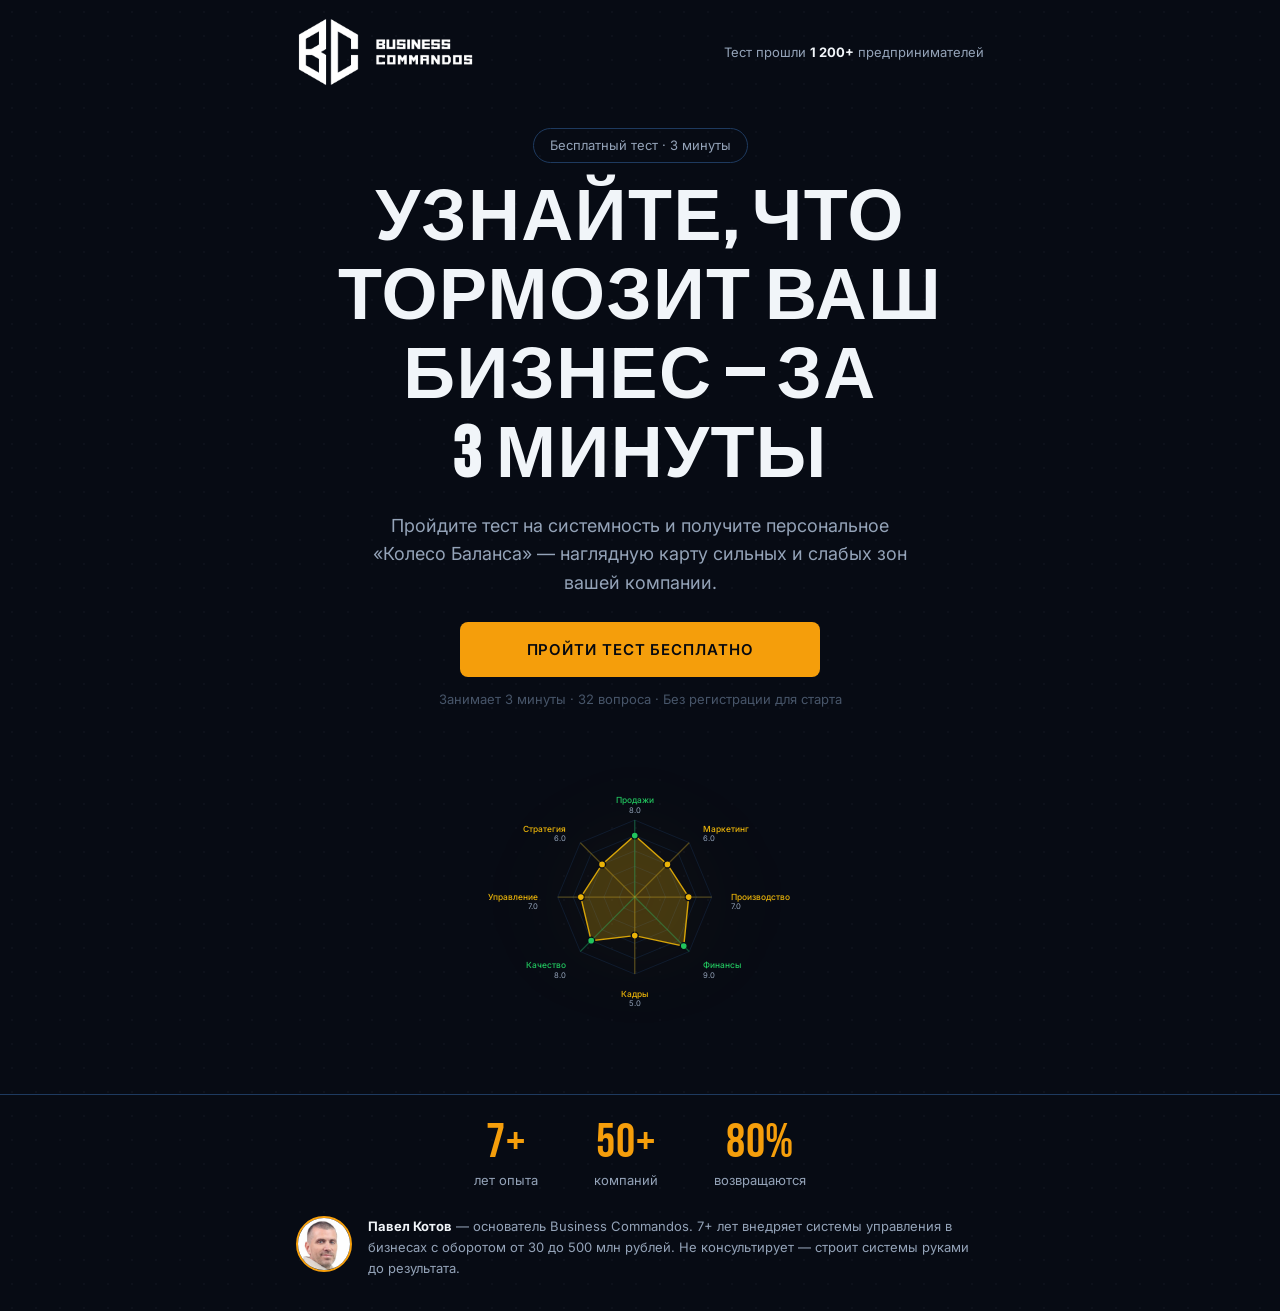
<file: src/index.html>
<!DOCTYPE html>
<html lang="ru">
<head>
  <meta charset="UTF-8">
  <meta name="viewport" content="width=device-width, initial-scale=1.0">
  <title>Тест на системность бизнеса — Колесо Баланса | Business Commandos</title>
  <meta name="description" content="Пройдите бесплатный тест из 32 вопросов и получите персональное Колесо Баланса Бизнеса. Узнайте, что тормозит рост вашей компании. Занимает 3 минуты.">
  <meta property="og:title" content="Узнайте, что тормозит ваш бизнес — за 3 минуты">
  <meta property="og:description" content="Бесплатный тест на системность для собственников бизнеса. 32 вопроса, 8 зон, персональный отчёт. Более 1200 предпринимателей уже прошли.">
  <meta property="og:type" content="website">
  <meta property="og:url" content="https://audit.businesscommandos.ru/">
  <meta property="og:image" content="https://audit.businesscommandos.ru/images/logos/logo-horizontal-white.png">
  <meta name="robots" content="index, follow">
  <meta name="twitter:card" content="summary_large_image">
  <meta name="twitter:title" content="Узнайте, что тормозит ваш бизнес — за 3 минуты">
  <meta name="twitter:description" content="Бесплатный тест на системность для собственников бизнеса. 32 вопроса, 8 зон, персональный отчёт.">
  <meta name="twitter:image" content="https://audit.businesscommandos.ru/images/logos/logo-horizontal-white.png">
  <link rel="canonical" href="https://audit.businesscommandos.ru/">
  <link rel="icon" href="images/favicon.svg" type="image/svg+xml">
  <link rel="preconnect" href="https://fonts.googleapis.com">
  <link rel="preconnect" href="https://fonts.gstatic.com" crossorigin>
  <link href="https://fonts.googleapis.com/css2?family=Bebas+Neue&family=Inter:wght@400;500;600&display=swap" rel="stylesheet">
  <link rel="stylesheet" href="css/style.css?v=12">
  <script type="application/ld+json">
  {
    "@context": "https://schema.org",
    "@type": "Quiz",
    "name": "Тест на системность бизнеса — Колесо Баланса",
    "description": "Бесплатный тест из 32 вопросов для собственников бизнеса. Получите персональное Колесо Баланса и узнайте слабые зоны вашей компании.",
    "url": "https://audit.businesscommandos.ru/",
    "author": {
      "@type": "Organization",
      "name": "Business Commandos",
      "url": "https://businesscommandos.ru/"
    },
    "inLanguage": "ru",
    "isAccessibleForFree": true,
    "educationalLevel": "Профессиональный"
  }
  </script>
</head>
<body>
  <a href="#main" class="skip-link">Перейти к содержимому</a>

  <!-- ===================== SCREEN 1: LANDING ===================== -->
  <section id="screen-landing" class="screen screen--active" aria-label="Главная страница теста">
    <header class="landing-header">
      <div class="container landing-header__inner">
        <div class="site-logo" role="img" aria-label="Business Commandos"></div>
        <span class="landing-header__counter">Тест прошли <strong>1 200+</strong> предпринимателей</span>
      </div>
    </header>

    <main id="main" class="landing-hero">
      <div class="container landing-hero__inner">
        <span class="badge">Бесплатный тест &middot; 3 минуты</span>
        <h1 class="landing-hero__title">Узнайте, что тормозит ваш бизнес — за <span style="white-space:nowrap">3 минуты</span></h1>
        <p class="landing-hero__subtitle">Пройдите тест на системность и получите персональное &laquo;Колесо Баланса&raquo; — наглядную карту сильных и слабых зон вашей компании.</p>
        <button type="button" class="btn btn--primary btn--lg" id="btn-start-test">Пройти тест бесплатно</button>
        <p class="landing-hero__note">Занимает 3 минуты &middot; 32 вопроса &middot; Без регистрации для старта</p>

        <div class="landing-hero__wheel" aria-hidden="true">
          <svg id="demo-wheel" viewBox="-60 -60 520 520" width="320" height="320" role="img" aria-label="Пример колеса баланса бизнеса"></svg>
        </div>
      </div>
    </main>

    <footer class="landing-trust">
      <div class="container">
        <div class="trust-stats">
          <div class="trust-stat">
            <span class="trust-stat__number">7+</span>
            <span class="trust-stat__label">лет опыта</span>
          </div>
          <div class="trust-stat">
            <span class="trust-stat__number">50+</span>
            <span class="trust-stat__label">компаний</span>
          </div>
          <div class="trust-stat">
            <span class="trust-stat__number">80%</span>
            <span class="trust-stat__label">возвращаются</span>
          </div>
        </div>
        <div class="trust-author">
          <div class="trust-author__photo"><img src="images/pavel-kotov.jpg" alt="Павел Котов" width="56" height="56" loading="lazy"></div>
          <p class="trust-author__text">
            <strong>Павел Котов</strong> — основатель Business Commandos. 7+ лет внедряет системы управления в бизнесах с оборотом от 30 до 500 млн рублей. Не консультирует — строит системы руками до результата.
          </p>
        </div>
      </div>
    </footer>
  </section>

  <!-- ===================== SCREEN 2: QUIZ ===================== -->
  <section id="screen-quiz" class="screen" aria-label="Тест на системность бизнеса" hidden>
    <div class="quiz-progress" role="progressbar" aria-valuenow="1" aria-valuemin="1" aria-valuemax="8">
      <div class="container">
        <div class="quiz-progress__info">
          <span class="quiz-progress__sector" id="progress-sector-label">Сектор 1 из 8 — Стратегия</span>
        </div>
        <div class="quiz-progress__track">
          <div class="quiz-progress__fill" id="progress-fill" style="width: 12.5%"></div>
        </div>
      </div>
    </div>

    <div class="container quiz-body" id="quiz-body">
      <!-- Quiz content injected by JS -->
    </div>

    <div class="container quiz-nav">
      <button type="button" class="btn btn--secondary" id="btn-quiz-back" aria-label="Вернуться к предыдущему сектору" hidden>
        <span aria-hidden="true">&larr;</span> Назад
      </button>
      <button type="button" class="btn btn--primary" id="btn-quiz-next" aria-label="Перейти к следующему сектору" disabled>
        Далее <span aria-hidden="true">&rarr;</span>
      </button>
    </div>
  </section>

  <!-- ===================== SCREEN 2.5: BUSINESS TYPE CHOICE ===================== -->
  <section id="screen-choice" class="screen" aria-label="Выбор типа бизнеса" hidden>
    <div class="container choice-body">
      <h2 class="choice__title">Уточните тип вашего бизнеса</h2>
      <p class="choice__subtitle">Следующий блок подстроится под вашу специфику.</p>
      <div class="choice__buttons">
        <button type="button" class="btn btn--choice" data-type="goods">
          <svg viewBox="0 0 24 24" width="32" height="32" fill="none" stroke="currentColor" stroke-width="1.5" stroke-linecap="round" stroke-linejoin="round" aria-hidden="true"><path d="M21 16V8a2 2 0 0 0-1-1.73l-7-4a2 2 0 0 0-2 0l-7 4A2 2 0 0 0 3 8v8a2 2 0 0 0 1 1.73l7 4a2 2 0 0 0 2 0l7-4A2 2 0 0 0 21 16z"/><polyline points="3.27 6.96 12 12.01 20.73 6.96"/><line x1="12" y1="22.08" x2="12" y2="12"/></svg>
          Мы производим товары
        </button>
        <button type="button" class="btn btn--choice" data-type="services">
          <svg viewBox="0 0 24 24" width="32" height="32" fill="none" stroke="currentColor" stroke-width="1.5" stroke-linecap="round" stroke-linejoin="round" aria-hidden="true"><polygon points="12 2 15.09 8.26 22 9.27 17 14.14 18.18 21.02 12 17.77 5.82 21.02 7 14.14 2 9.27 8.91 8.26 12 2"/></svg>
          Мы оказываем услуги
        </button>
      </div>
      <p class="choice__note">Выберите то, что точнее описывает ваш основной вид деятельности.</p>
    </div>
  </section>

  <!-- ===================== SCREEN 2.7: MICRO FEEDBACK ===================== -->
  <section id="screen-feedback" class="screen" aria-label="Переход к следующему сектору" hidden>
    <div class="container feedback-body">
      <div class="feedback__icon" aria-hidden="true">
        <svg viewBox="0 0 24 24" width="48" height="48" fill="none" stroke="currentColor" stroke-width="1.5" stroke-linecap="round" stroke-linejoin="round"><path d="M22 11.08V12a10 10 0 1 1-5.93-9.14"/><polyline points="22 4 12 14.01 9 11.01"/></svg>
      </div>
      <p class="feedback__text" id="feedback-text"></p>
    </div>
  </section>

  <!-- ===================== SCREEN 3: CONTACT FORM ===================== -->
  <section id="screen-contact" class="screen" aria-label="Форма контактов" hidden>
    <div class="contact-bg" aria-hidden="true">
      <svg id="blurred-wheel" viewBox="0 0 400 400" width="360" height="360"></svg>
    </div>
    <div class="contact-overlay"></div>
    <div class="container contact-body">
      <h2 class="contact__title">Ваше Колесо Баланса готово</h2>
      <p class="contact__subtitle">Введите контакты — и мы покажем полный результат с расшифровкой слабых зон и рекомендациями.</p>

      <form id="contact-form" class="contact-form" novalidate>
        <div class="form-group">
          <label for="field-name" class="form-label">Ваше имя</label>
          <input type="text" id="field-name" class="form-input" placeholder="Александр" autocomplete="given-name" required>
          <span class="form-error" id="error-name" role="alert"></span>
        </div>

        <div class="form-group">
          <label for="field-phone" class="form-label">Номер телефона</label>
          <input type="tel" id="field-phone" class="form-input" placeholder="+7 (___) ___-__-__" autocomplete="tel" required>
          <span class="form-hint">Для связи по результатам</span>
          <span class="form-error" id="error-phone" role="alert"></span>
        </div>

        <div class="form-group">
          <label for="field-email" class="form-label">Электронная почта</label>
          <input type="email" id="field-email" class="form-input" placeholder="example@mail.ru" autocomplete="email" required>
          <span class="form-error" id="error-email" role="alert"></span>
        </div>

        <button type="submit" class="btn btn--primary btn--lg btn--full" id="btn-submit-contact">
          Показать мой результат
        </button>
        <p class="contact__privacy">Мы не спамим. Вы получите только результаты теста и одно письмо с разбором вашей ситуации.</p>
      </form>

    </div>
  </section>

  <!-- ===================== SCREEN 4: RESULTS ===================== -->
  <section id="screen-results" class="screen" aria-label="Результаты теста" hidden>
    <div class="container results-body">

      <!-- Score block -->
      <div class="results-score">
        <p class="results-score__label">Ваш индекс системности</p>
        <div class="results-score__value">
          <span class="results-score__number" id="result-score">0</span>
          <span class="results-score__max">из 80</span>
        </div>
        <div class="results-score__percent" id="result-percent">0%</div>
      </div>

      <!-- Status block -->
      <div class="results-status" id="results-status">
        <h2 class="results-status__title" id="status-title"></h2>
        <p class="results-status__desc" id="status-desc"></p>
      </div>

      <!-- Radar chart -->
      <div class="results-chart">
        <svg id="result-wheel" viewBox="0 0 500 500" width="100%" role="img" aria-label="Колесо Баланса Бизнеса — ваш результат"></svg>
        <p class="results-chart__caption">Чем ровнее колесо — тем быстрее едет бизнес. Ваши провалы тормозят всю систему.</p>
      </div>

      <!-- Weak sectors -->
      <div class="results-weak" id="results-weak">
        <h3 class="results-weak__heading">Ваши зоны роста</h3>
        <!-- Injected by JS -->
      </div>

      <!-- CTA Diagnostic -->
      <div class="results-cta">
        <h3 class="results-cta__title">Хотите разобрать слабые зоны с Павлом лично?</h3>
        <p class="results-cta__desc">Запишитесь на бесплатную диагностическую сессию — 30 минут в Zoom. Павел Котов лично разберёт ваши результаты и покажет, с чего начать внедрение системы.</p>

        <div class="diagnostic-form__divider"><span>оставьте заявку</span></div>

        <div class="diagnostic-form" id="diagnostic-form">
          <div class="form-group">
            <label class="form-label" for="diag-phone">Ваш телефон</label>
            <input type="tel" id="diag-phone" class="form-input" placeholder="+7 (___) ___-__-__">
            <span class="form-hint">Проверьте номер — мы позвоним или напишем сюда</span>
          </div>

          <div class="diagnostic-form__methods-wrap">
            <div class="diagnostic-form__method-label">Как удобнее связаться? <span class="diagnostic-form__optional">(необязательно)</span></div>
            <div class="diagnostic-form__methods">
              <button type="button" class="btn--method" data-method="telegram">
                <svg viewBox="0 0 24 24" width="18" height="18" fill="currentColor" aria-hidden="true"><path d="M11.944 0A12 12 0 0 0 0 12a12 12 0 0 0 12 12 12 12 0 0 0 12-12A12 12 0 0 0 12 0h-.056zm4.962 7.224c.1-.002.321.023.465.14a.506.506 0 0 1 .171.325c.016.093.036.306.02.472-.18 1.898-.962 6.502-1.36 8.627-.168.9-.499 1.201-.82 1.23-.696.065-1.225-.46-1.9-.902-1.056-.693-1.653-1.124-2.678-1.8-1.185-.78-.417-1.21.258-1.91.177-.184 3.247-2.977 3.307-3.23.007-.032.014-.15-.056-.212s-.174-.041-.249-.024c-.106.024-1.793 1.14-5.061 3.345-.479.33-.913.49-1.302.48-.428-.008-1.252-.241-1.865-.44-.752-.245-1.349-.374-1.297-.789.027-.216.325-.437.893-.663 3.498-1.524 5.83-2.529 6.998-3.014 3.332-1.386 4.025-1.627 4.476-1.635z"/></svg>
                TG
              </button>
              <button type="button" class="btn--method" data-method="whatsapp">
                <svg viewBox="0 0 24 24" width="18" height="18" fill="currentColor" aria-hidden="true"><path d="M17.472 14.382c-.297-.149-1.758-.867-2.03-.967-.273-.099-.471-.148-.67.15-.197.297-.767.966-.94 1.164-.173.199-.347.223-.644.075-.297-.15-1.255-.463-2.39-1.475-.883-.788-1.48-1.761-1.653-2.059-.173-.297-.018-.458.13-.606.134-.133.298-.347.446-.52.149-.174.198-.298.298-.497.099-.198.05-.371-.025-.52-.075-.149-.669-1.612-.916-2.207-.242-.579-.487-.5-.669-.51-.173-.008-.371-.01-.57-.01-.198 0-.52.074-.792.372-.272.297-1.04 1.016-1.04 2.479 0 1.462 1.065 2.875 1.213 3.074.149.198 2.096 3.2 5.077 4.487.709.306 1.262.489 1.694.625.712.227 1.36.195 1.871.118.571-.085 1.758-.719 2.006-1.413.248-.694.248-1.289.173-1.413-.074-.124-.272-.198-.57-.347m-5.421 7.403h-.004a9.87 9.87 0 0 1-5.031-1.378l-.361-.214-3.741.982.998-3.648-.235-.374a9.86 9.86 0 0 1-1.51-5.26c.001-5.45 4.436-9.884 9.888-9.884 2.64 0 5.122 1.03 6.988 2.898a9.825 9.825 0 0 1 2.893 6.994c-.003 5.45-4.437 9.884-9.885 9.884m8.413-18.297A11.815 11.815 0 0 0 12.05 0C5.495 0 .16 5.335.157 11.892c0 2.096.547 4.142 1.588 5.945L.057 24l6.305-1.654a11.882 11.882 0 0 0 5.683 1.448h.005c6.554 0 11.89-5.335 11.893-11.893a11.821 11.821 0 0 0-3.48-8.413z"/></svg>
                WA
              </button>
              <button type="button" class="btn--method" data-method="phone">
                <svg viewBox="0 0 24 24" width="18" height="18" fill="none" stroke="currentColor" stroke-width="1.5" stroke-linecap="round" stroke-linejoin="round" aria-hidden="true"><path d="M22 16.92v3a2 2 0 0 1-2.18 2 19.79 19.79 0 0 1-8.63-3.07 19.5 19.5 0 0 1-6-6 19.79 19.79 0 0 1-3.07-8.67A2 2 0 0 1 4.11 2h3a2 2 0 0 1 2 1.72 12.84 12.84 0 0 0 .7 2.81 2 2 0 0 1-.45 2.11L8.09 9.91a16 16 0 0 0 6 6l1.27-1.27a2 2 0 0 1 2.11-.45 12.84 12.84 0 0 0 2.81.7A2 2 0 0 1 22 16.92z"/></svg>
                Звонок
              </button>
            </div>
          </div>

          <button type="button" class="btn btn--accent btn--lg btn--full" id="btn-diagnostic">Записаться на бесплатный разбор</button>
        </div>

        <div class="diagnostic-form__success" id="diagnostic-success" hidden>
          <div class="diagnostic-form__success-icon" aria-hidden="true">
            <svg viewBox="0 0 24 24" width="48" height="48" fill="none" stroke="currentColor" stroke-width="2" stroke-linecap="round" stroke-linejoin="round"><path d="M22 11.08V12a10 10 0 1 1-5.93-9.14"/><polyline points="22 4 12 14.01 9 11.01"/></svg>
          </div>
          <p class="diagnostic-form__success-text">Заявка отправлена!</p>
          <p class="diagnostic-form__success-sub">Мой ассистент свяжется с вами в ближайшее время и организует встречу.</p>
        </div>

        <p class="results-cta__note">Без продаж &laquo;в лоб&raquo;. Вы получите конкретные рекомендации — даже если не станете клиентом.</p>
      </div>

      <!-- Trust block -->
      <div class="results-trust">
        <div class="results-trust__author">
          <div class="trust-author__photo"><img src="images/pavel-kotov.jpg" alt="Павел Котов" width="56" height="56" loading="lazy"></div>
          <div>
            <strong>Павел Котов</strong>
            <p>Основатель Business Commandos, 7 лет строит системы управления в бизнесах с оборотом от 30 до 500 млн рублей. Среди клиентов — агентства, производства, сети, девелоперы. 80% клиентов возвращаются.</p>
          </div>
        </div>

        <div class="results-trust__reviews">
          <div class="review-card">
            <p class="review-card__text">&laquo;За 6 месяцев утроили прибыль и открыли 6 филиалов &mdash; и это без моего ручного участия в каждом. Раньше я был единственным двигателем, теперь бизнес работает сам.&raquo;</p>
            <p class="review-card__author">Максим, сеть комиссионных магазинов</p>
          </div>
          <div class="review-card">
            <p class="review-card__text">&laquo;Выручка выросла на 92% &mdash; и это не магия, а система. Выполнение задач командой подскочило с 30% до 90%, а текучка упала. Открыли второй офис.&raquo;</p>
            <p class="review-card__author">Роман, собственник агентства недвижимости</p>
          </div>
          <div class="review-card">
            <p class="review-card__text">&laquo;Адаптация новых сотрудников сократилась с двух месяцев до недели. Я перестал тратить 90% времени на операционку &mdash; наконец занимаюсь стратегией.&raquo;</p>
            <p class="review-card__author">Александр, собственник ювелирного производства, оборот 50 млн</p>
          </div>
        </div>
      </div>

      <!-- Share block -->
      <div class="results-share">
        <h3 class="results-share__title">Поделитесь своими результатами с коллегами</h3>
        <button type="button" class="btn btn--secondary btn--lg" id="btn-share">Поделиться результатом</button>
        <p class="results-share__hint" id="share-hint" hidden>
          Скопировано — вставьте <strong>Ctrl+V</strong> в Telegram или WhatsApp
        </p>
      </div>

      <!-- Secondary CTA -->
      <div class="results-secondary">
        <h3 class="results-secondary__title">Не готовы к созвону прямо сейчас?</h3>
        <p class="results-secondary__text">Скачайте чек-лист &laquo;10 признаков бизнеса на ручном управлении&raquo; — и проверьте, сколько из них про ваш бизнес.</p>
        <button type="button" class="btn btn--secondary btn--full" id="btn-download-checklist">Скачать чек-лист бесплатно</button>
        <p class="results-secondary__note">PDF &middot; Без регистрации</p>
      </div>

    </div>
  </section>

  <!-- PRINT-ONLY CHECKLIST (скрыт на экране, показывается при печати) -->
  <div id="pdf-checklist" aria-hidden="true">
    <div class="pdf-header">
      <span class="pdf-logo-bc">BC</span>
      <span class="pdf-logo-text">BUSINESS COMMANDOS</span>
    </div>
    <h1 class="pdf-title">10 признаков бизнеса<br>на ручном управлении</h1>
    <p class="pdf-subtitle">Проверьте, сколько из этих признаков — про ваш бизнес:</p>
    <hr class="pdf-divider">
    <ol class="pdf-items">
      <li>Без вас ничего не решается — сотрудники ждут указаний по каждому вопросу</li>
      <li>Вы не можете уйти в отпуск больше чем на неделю без потерь</li>
      <li>Нет чётких должностных инструкций — каждый делает «что скажут»</li>
      <li>Финансы непрозрачны — вы не знаете точную чистую прибыль за прошлый месяц</li>
      <li>Планёрки хаотичны или не проводятся — задачи ставятся в мессенджерах</li>
      <li>CRM не заполняется или заполняется для галочки</li>
      <li>Новый сотрудник входит в должность месяц и дольше — учить некому и нечем</li>
      <li>Продажи зависят от одного-двух «звёздных» менеджеров</li>
      <li>Маркетинг — это «давайте запустим рекламу» без плана и аналитики</li>
      <li>Вы работаете В бизнесе, а не НАД бизнесом — 80% времени на оперативку</li>
    </ol>
    <div class="pdf-alert">
      <strong>Если отмечено 5+ пунктов — ваш бизнес на ручном управлении.</strong><br>
      Это не приговор, но потолок роста. И его можно пробить.
    </div>
    <div class="pdf-cta">
      <p class="pdf-cta__title">Узнали себя? Это можно исправить.</p>
      <p class="pdf-cta__text">Запишитесь на бесплатный 30-минутный разбор с Павлом Котовым — разберём слабые зоны и найдём точки роста.</p>
      <a class="pdf-cta__url" href="https://businesscommandos.ru">Записаться на бесплатный разбор →</a>
    </div>
    <div class="pdf-footer">
      <span>businesscommandos.ru</span>
      <span>© Business Commandos</span>
    </div>
  </div>

  <!-- Yandex.Metrika counter -->
  <script>
    (function(m,e,t,r,i,k,a){m[i]=m[i]||function(){(m[i].a=m[i].a||[]).push(arguments)};
    m[i].l=1*new Date();
    for(var j=0;j<document.scripts.length;j++){if(document.scripts[j].src===r){return;}}
    k=e.createElement(t),a=e.getElementsByTagName(t)[0],k.async=1,k.src=r,a.parentNode.insertBefore(k,a)})
    (window,document,"script","https://mc.yandex.ru/metrika/tag.js","ym");

    ym(105930063, "init", {
      clickmap:true,
      trackLinks:true,
      accurateTrackBounce:true
    });
  </script>
  <noscript><div><img src="https://mc.yandex.ru/watch/105930063" style="position:absolute; left:-9999px;" alt="" /></div></noscript>

  <script defer src="js/main.js"></script>
</body>
</html>
</file>
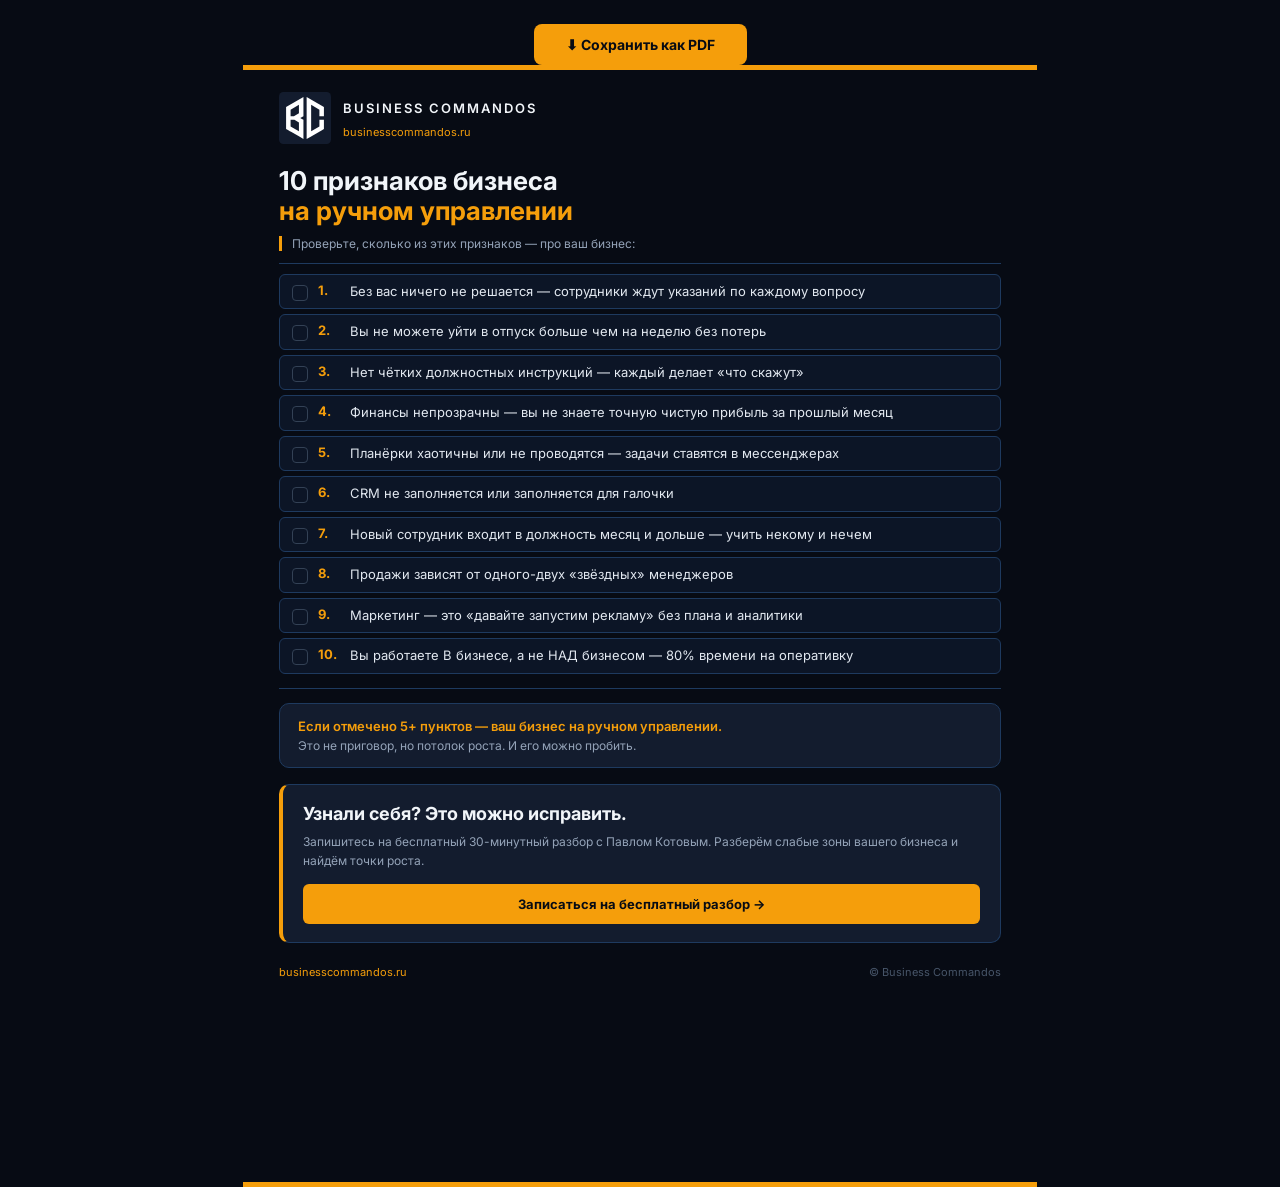
<file: src/checklist.html>
<!DOCTYPE html>
<html lang="ru">
<head>
  <meta charset="UTF-8">
  <meta name="viewport" content="width=device-width, initial-scale=1.0">
  <meta name="robots" content="noindex, nofollow">
  <title>10 признаков бизнеса на ручном управлении — Business Commandos</title>
  <link rel="preconnect" href="https://fonts.googleapis.com">
  <link rel="preconnect" href="https://fonts.gstatic.com" crossorigin>
  <link href="https://fonts.googleapis.com/css2?family=Inter:wght@400;500;600;700&display=swap" rel="stylesheet">
  <style>
    * {
      box-sizing: border-box; margin: 0; padding: 0;
      -webkit-print-color-adjust: exact !important;
      print-color-adjust: exact !important;
    }

    :root {
      --bg:        #070B14;
      --surface:   #131C2E;
      --surface2:  #0C1526;
      --border:    #1E3A5F;
      --gold:      #F59E0B;
      --text:      #F1F5F9;
      --muted:     #94A3B8;
      --dim:       #475569;
    }

    body {
      font-family: 'Inter', Arial, sans-serif;
      background: var(--bg);
      color: var(--text);
      margin: 0;
      padding: 0;
    }

    .page {
      width: 794px;
      min-height: 1122px;
      margin: 0 auto;
      padding: 0;
      position: relative;
      background: var(--bg);
      overflow: hidden;
      display: flex;
      flex-direction: column;
    }

    .stripe { height: 5px; background: var(--gold); flex-shrink: 0; }

    .content { padding: 22px 36px 22px; flex: 1; }

    /* Logo */
    .logo {
      display: flex;
      align-items: center;
      gap: 12px;
      margin-bottom: 18px;
    }
    .logo-mark {
      flex-shrink: 0;
    }
    .logo-text-block { line-height: 1.3; }
    .logo-name {
      font-size: 13px;
      font-weight: 600;
      color: var(--text);
      letter-spacing: 2px;
      display: block;
      margin-bottom: 3px;
    }
    .logo-url {
      font-size: 11px;
      color: var(--gold);
      text-decoration: none;
    }
    .logo-url:hover { text-decoration: underline; }

    /* Title */
    .title-line1 { font-size: 26px; font-weight: 700; color: var(--text); line-height: 1.15; }
    .title-line2 { font-size: 26px; font-weight: 700; color: var(--gold);  line-height: 1.15; margin-bottom: 10px; }

    .subtitle {
      font-size: 12px;
      color: var(--muted);
      border-left: 3px solid var(--gold);
      padding-left: 10px;
      margin-bottom: 12px;
    }

    .divider { height: 1px; background: var(--border); margin-bottom: 10px; }

    /* Checklist items */
    .item {
      display: flex;
      align-items: flex-start;
      background: var(--surface2);
      border: 1px solid var(--border);
      border-radius: 6px;
      padding: 7px 12px;
      margin-bottom: 5px;
    }
    .item-box {
      width: 16px;
      height: 16px;
      min-width: 16px;
      border: 1.5px solid #334155;
      border-radius: 4px;
      margin-top: 3px;
      flex-shrink: 0;
    }
    .item-num {
      font-size: 13px;
      font-weight: 700;
      color: var(--gold);
      margin: 0 10px;
      min-width: 22px;
      flex-shrink: 0;
    }
    .item-text {
      font-size: 13px;
      color: #E2E8F0;
      line-height: 1.5;
    }

    /* Result */
    .result {
      background: var(--surface);
      border: 1px solid var(--border);
      border-radius: 10px;
      padding: 14px 18px;
      margin-top: 14px;
      margin-bottom: 16px;
    }
    .result-title {
      font-size: 13px;
      font-weight: 600;
      color: var(--gold);
      margin-bottom: 4px;
    }
    .result-text {
      font-size: 12px;
      color: var(--muted);
    }

    /* CTA */
    .cta {
      background: var(--surface);
      border: 1px solid var(--border);
      border-left: 4px solid var(--gold);
      border-radius: 10px;
      padding: 18px 20px;
      margin-bottom: 22px;
    }
    .cta-title {
      font-size: 18px;
      font-weight: 700;
      color: var(--text);
      margin-bottom: 8px;
    }
    .cta-text {
      font-size: 12px;
      color: var(--muted);
      line-height: 1.6;
      margin-bottom: 14px;
    }
    .cta-btn {
      display: block;
      background: var(--gold);
      color: var(--bg);
      font-size: 13px;
      font-weight: 700;
      text-align: center;
      padding: 12px;
      border-radius: 6px;
      text-decoration: none;
    }

    /* Footer */
    .footer {
      display: flex;
      justify-content: space-between;
      align-items: center;
    }
    .footer a { color: var(--gold); font-size: 11px; text-decoration: none; }
    .footer span { font-size: 11px; color: var(--dim); }

    /* Print button — hidden on print */
    .print-wrap {
      text-align: center;
      padding: 24px 0 0;
      background: var(--bg);
    }
    .print-btn {
      background: var(--gold);
      color: var(--bg);
      border: none;
      border-radius: 8px;
      padding: 12px 32px;
      font-size: 14px;
      font-weight: 700;
      cursor: pointer;
      font-family: inherit;
    }

    @page { size: A4; margin: 0; }

    @media print {
      body { background: #070B14 !important; margin: 0; }
      .page {
        background: #070B14 !important;
        margin: 0; width: 100%;
        height: 297mm !important;
        display: grid !important;
        grid-template-rows: 5px 1fr 5px !important;
      }
      .content { background: #070B14 !important; overflow: hidden; display: flex; flex-direction: column; }
      .footer { margin-top: auto; }
      .stripe { background: #F59E0B !important; }
      .item { background: #0C1526 !important; border-color: #1E3A5F !important; }
      .result { background: #131C2E !important; border-color: #1E3A5F !important; }
      .cta { background: #131C2E !important; border-color: #1E3A5F !important; border-left-color: #F59E0B !important; }
      .cta-btn { background: #F59E0B !important; color: #070B14 !important; }
      .print-wrap { display: none; }
    }
  </style>
</head>
<body>

  <div class="print-wrap">
    <button class="print-btn" onclick="window.print()">⬇ Сохранить как PDF</button>
  </div>

  <div class="page">
    <div class="stripe"></div>
    <div class="content">

      <!-- Logo -->
      <div class="logo">
        <div class="logo-mark">
          <svg xmlns="http://www.w3.org/2000/svg" viewBox="64.55 298.98 162.46 162.46" width="52" height="52">
            <rect x="64.55" y="298.98" width="162.46" height="162.46" rx="14" fill="#131C2E"/>
            <g fill="#FFFFFF">
              <polygon points="204.86 345.79 204.86 374.47 190.8 374.47 190.8 354.07 164.97 339.2 164.97 421.28 190.8 406.39 190.8 385.89 204.86 385.89 204.86 414.64 198.73 418.18 164.92 437.65 157.95 441.66 150.91 445.72 150.91 314.7 204.86 345.79"/>
              <path d="M140.9,314.7l-54.19,31.08v68.85s14.07,7.92,14.07,7.92l26.05,15.04,14.07,8.12v-59.84l-6.24-3.6-3.68-2.11,9.92-5.7v-59.76ZM126.83,421.31l-26.05-14.92v-20.51h11.95l14.1,8.12v27.31ZM126.83,365.4l-15.74,9.06h-10.32v-20.39l26.05-14.87v26.2Z"/>
            </g>
          </svg>
        </div>
        <div class="logo-text-block">
          <span class="logo-name">BUSINESS COMMANDOS</span>
          <a class="logo-url" href="https://businesscommandos.ru">businesscommandos.ru</a>
        </div>
      </div>

      <!-- Title -->
      <div class="title-line1">10 признаков бизнеса</div>
      <div class="title-line2">на ручном управлении</div>

      <p class="subtitle">Проверьте, сколько из этих признаков — про ваш бизнес:</p>

      <div class="divider"></div>

      <!-- Items -->
      <div class="item"><div class="item-box"></div><span class="item-num">1.</span><span class="item-text">Без вас ничего не решается — сотрудники ждут указаний по каждому вопросу</span></div>
      <div class="item"><div class="item-box"></div><span class="item-num">2.</span><span class="item-text">Вы не можете уйти в отпуск больше чем на неделю без потерь</span></div>
      <div class="item"><div class="item-box"></div><span class="item-num">3.</span><span class="item-text">Нет чётких должностных инструкций — каждый делает «что скажут»</span></div>
      <div class="item"><div class="item-box"></div><span class="item-num">4.</span><span class="item-text">Финансы непрозрачны — вы не знаете точную чистую прибыль за прошлый месяц</span></div>
      <div class="item"><div class="item-box"></div><span class="item-num">5.</span><span class="item-text">Планёрки хаотичны или не проводятся — задачи ставятся в мессенджерах</span></div>
      <div class="item"><div class="item-box"></div><span class="item-num">6.</span><span class="item-text">CRM не заполняется или заполняется для галочки</span></div>
      <div class="item"><div class="item-box"></div><span class="item-num">7.</span><span class="item-text">Новый сотрудник входит в должность месяц и дольше — учить некому и нечем</span></div>
      <div class="item"><div class="item-box"></div><span class="item-num">8.</span><span class="item-text">Продажи зависят от одного-двух «звёздных» менеджеров</span></div>
      <div class="item"><div class="item-box"></div><span class="item-num">9.</span><span class="item-text">Маркетинг — это «давайте запустим рекламу» без плана и аналитики</span></div>
      <div class="item"><div class="item-box"></div><span class="item-num">10.</span><span class="item-text">Вы работаете В бизнесе, а не НАД бизнесом — 80% времени на оперативку</span></div>

      <div class="divider" style="margin-top:14px;"></div>

      <!-- Result -->
      <div class="result">
        <div class="result-title">Если отмечено 5+ пунктов — ваш бизнес на ручном управлении.</div>
        <div class="result-text">Это не приговор, но потолок роста. И его можно пробить.</div>
      </div>

      <!-- CTA -->
      <div class="cta">
        <div class="cta-title">Узнали себя? Это можно исправить.</div>
        <div class="cta-text">Запишитесь на бесплатный 30-минутный разбор с Павлом Котовым. Разберём слабые зоны вашего бизнеса и найдём точки роста.</div>
        <a class="cta-btn" href="https://businesscommandos.ru/">Записаться на бесплатный разбор →</a>
      </div>

      <!-- Footer -->
      <div class="footer">
        <a href="https://businesscommandos.ru">businesscommandos.ru</a>
        <span>© Business Commandos</span>
      </div>

    </div>
    <div class="stripe"></div>
  </div>

  <script>
    // Подставить персональный URL результатов из параметра
    var resultsUrl = new URLSearchParams(window.location.search).get('resultsUrl');
    if (resultsUrl) {
      document.querySelector('.cta-btn').href = resultsUrl;
    }

    // Авто-печать при открытии в новой вкладке — ждём загрузки шрифтов
    if (window.opener) {
      document.fonts.ready.then(function() { window.print(); });
    }
  </script>
</body>
</html>
</file>
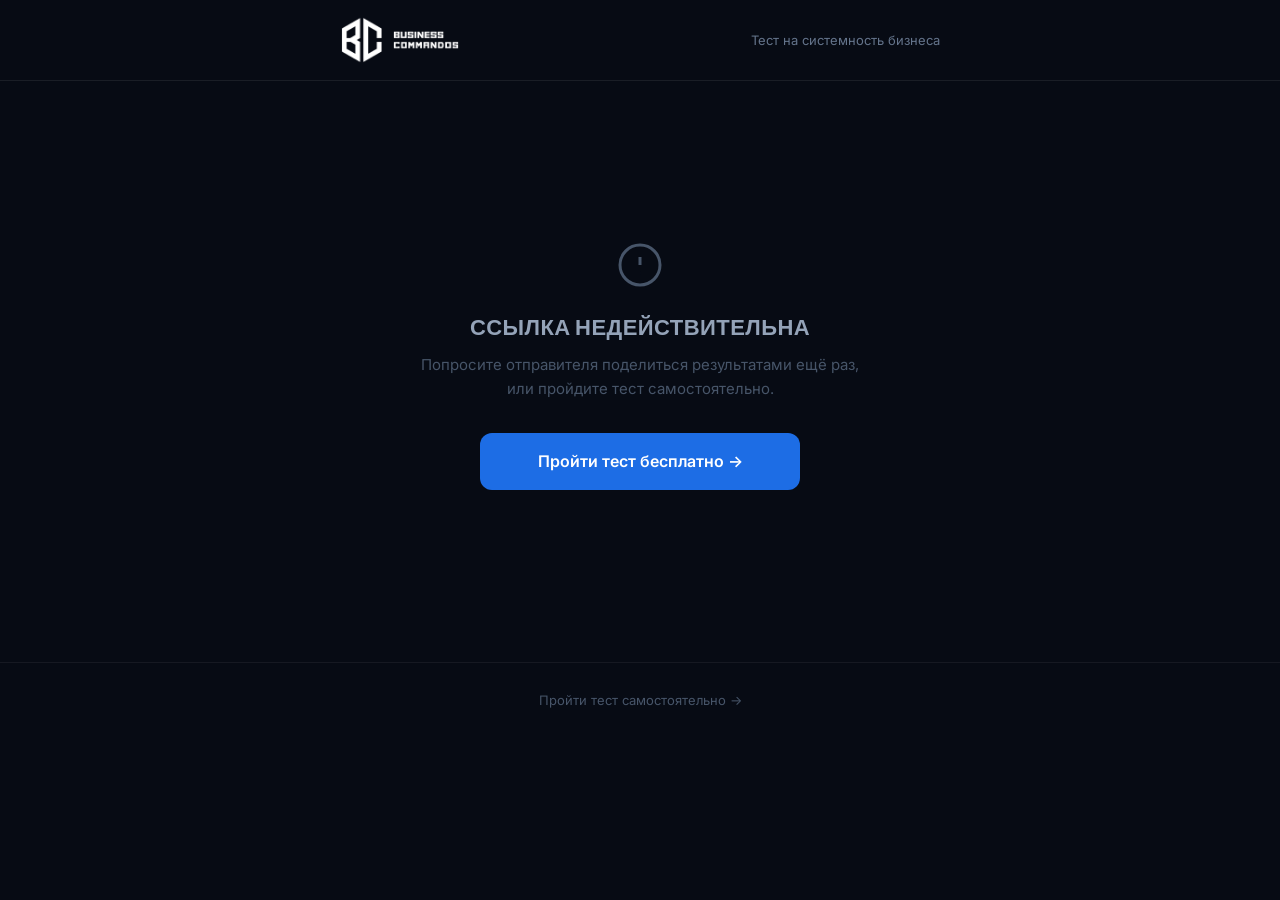
<file: src/result.html>
<!DOCTYPE html>
<html lang="ru">
<head>
  <meta charset="UTF-8">
  <meta name="viewport" content="width=device-width, initial-scale=1.0">
  <title id="page-title">Результаты теста на системность бизнеса | Business Commandos</title>
  <meta name="description" id="og-description" content="Посмотрите результаты теста на системность бизнеса и пройдите тест сами — узнайте свой индекс.">
  <meta name="robots" content="noindex, nofollow">
  <meta property="og:type" content="website">
  <meta property="og:title" id="og-title" content="Результаты теста на системность бизнеса | Business Commandos">
  <meta property="og:description" id="og-desc-tag" content="Посмотрите результаты теста на системность бизнеса и пройдите тест сами — узнайте свой индекс.">
  <meta property="og:image" content="https://audit.businesscommandos.ru/images/logos/logo-horizontal-white.png">
  <meta property="og:url" content="https://audit.businesscommandos.ru/result.html">
  <meta property="og:site_name" content="Business Commandos">
  <meta name="twitter:card" content="summary_large_image">
  <meta name="twitter:title" content="Результаты теста на системность бизнеса | Business Commandos">
  <meta name="twitter:description" content="Посмотрите результаты теста на системность бизнеса и пройдите тест сами — узнайте свой индекс.">
  <meta name="twitter:image" content="https://audit.businesscommandos.ru/images/logos/logo-horizontal-white.png">
  <link rel="icon" href="images/favicon.svg" type="image/svg+xml">
  <link rel="preconnect" href="https://fonts.googleapis.com">
  <link rel="preconnect" href="https://fonts.gstatic.com" crossorigin>
  <link href="https://fonts.googleapis.com/css2?family=Bebas+Neue&family=Inter:wght@400;500;600&display=swap" rel="stylesheet">
  <link rel="stylesheet" href="css/style.css?v=12">
  <style>
    /* =============================================
       result.html — Shared Results Page Styles
       ============================================= */

    * { box-sizing: border-box; margin: 0; padding: 0; }

    .skip-link {
      position: absolute;
      top: -100%;
      left: 0;
      background: #1D6DE5;
      color: #fff;
      padding: 8px 16px;
      font-weight: 600;
      text-decoration: none;
      border-radius: 0 0 6px 0;
      z-index: 9999;
    }
    .skip-link:focus { top: 0; }

    .visually-hidden {
      position: absolute;
      width: 1px;
      height: 1px;
      padding: 0;
      margin: -1px;
      overflow: hidden;
      clip: rect(0,0,0,0);
      white-space: nowrap;
      border: 0;
    }

    body {
      background: #070B14;
      color: #E2E8F0;
      font-family: 'Inter', sans-serif;
      min-height: 100vh;
    }

    .container {
      max-width: 640px;
      margin: 0 auto;
      padding: 0 20px;
    }

    /* === HEADER === */
    .shared-header {
      padding: 16px 0;
      border-bottom: 1px solid rgba(255,255,255,0.08);
    }
    .shared-header__inner {
      display: flex;
      align-items: center;
      gap: 12px;
    }
    .shared-header__logo {
      display: flex;
      align-items: center;
      flex-shrink: 0;
    }
    .shared-header__logo img {
      width: 120px;
      height: 48px;
      object-fit: contain;
      display: block;
    }
    .shared-header__label {
      font-size: 13px;
      color: #64748B;
      margin-left: auto;
    }

    /* === HERO (First screen) === */
    .shared-hero {
      padding: 40px 0 32px;
      text-align: center;
    }
    .shared-hero__tag {
      display: inline-block;
      background: rgba(29, 109, 229, 0.15);
      border: 1px solid rgba(29, 109, 229, 0.3);
      color: #60A5FA;
      font-size: 12px;
      font-weight: 500;
      letter-spacing: 0.04em;
      text-transform: uppercase;
      padding: 5px 14px;
      border-radius: 100px;
      margin-bottom: 20px;
    }
    .shared-hero__title {
      font-size: 26px;
      font-weight: 600;
      line-height: 1.3;
      color: #F1F5F9;
      margin-bottom: 8px;
    }
    .shared-hero__title strong {
      color: #FFFFFF;
    }
    .shared-hero__score {
      font-size: 64px;
      font-family: 'Bebas Neue', sans-serif;
      line-height: 1;
      margin: 16px 0 4px;
      letter-spacing: 0.02em;
    }
    .shared-hero__score-label {
      font-size: 14px;
      color: #64748B;
      margin-bottom: 24px;
    }
    .shared-hero__status-badge {
      display: inline-flex;
      align-items: center;
      gap: 8px;
      padding: 8px 20px;
      border-radius: 100px;
      font-size: 14px;
      font-weight: 600;
      margin-bottom: 32px;
    }
    .shared-hero__status-badge--green {
      background: rgba(34, 197, 94, 0.15);
      border: 1px solid rgba(34, 197, 94, 0.3);
      color: #22C55E;
    }
    .shared-hero__status-badge--yellow {
      background: rgba(234, 179, 8, 0.15);
      border: 1px solid rgba(234, 179, 8, 0.3);
      color: #EAB308;
    }
    .shared-hero__status-badge--red {
      background: rgba(239, 68, 68, 0.15);
      border: 1px solid rgba(239, 68, 68, 0.3);
      color: #EF4444;
    }
    .shared-hero__status-badge svg {
      flex-shrink: 0;
    }

    /* Radar chart wrapper */
    .shared-chart {
      position: relative;
      margin: 0 auto 16px;
      max-width: 380px;
    }
    .shared-chart__note {
      font-size: 13px;
      color: #475569;
      margin-bottom: 32px;
    }

    /* === MAIN CTA === */
    .shared-cta-primary {
      background: #1D6DE5;
      color: #FFFFFF;
      border: none;
      border-radius: 12px;
      font-size: 16px;
      font-weight: 600;
      padding: 16px 32px;
      cursor: pointer;
      width: 100%;
      max-width: 400px;
      display: block;
      margin: 0 auto 12px;
      text-decoration: none;
      text-align: center;
      transition: background 0.2s, transform 0.1s;
    }
    .shared-cta-primary:hover { background: #1558C8; }
    .shared-cta-primary:active { transform: scale(0.98); }
    .shared-cta-note {
      font-size: 13px;
      color: #475569;
      text-align: center;
      margin-bottom: 48px;
    }

    /* === DIVIDER === */
    .shared-divider {
      border: none;
      border-top: 1px solid rgba(255,255,255,0.06);
      margin: 0 0 40px;
    }

    /* === SCALE BAR === */
    .shared-scale {
      margin-bottom: 48px;
      text-align: center;
    }
    .shared-scale__heading {
      font-size: 12px;
      font-weight: 500;
      text-transform: uppercase;
      letter-spacing: 0.08em;
      color: #475569;
      margin-bottom: 20px;
    }
    .shared-scale__track {
      position: relative;
      height: 8px;
      border-radius: 100px;
      background: linear-gradient(to right, #EF4444 0%, #EF4444 33%, #EAB308 33%, #EAB308 66%, #22C55E 66%, #22C55E 100%);
      margin: 0 0 24px;
    }
    .shared-scale__marker {
      position: absolute;
      top: 50%;
      transform: translate(-50%, -50%);
      width: 20px;
      height: 20px;
      border-radius: 50%;
      background: #FFFFFF;
      border: 3px solid #1D6DE5;
      box-shadow: 0 0 0 4px rgba(29, 109, 229, 0.3);
    }
    .shared-scale__labels {
      display: flex;
      justify-content: space-between;
      font-size: 12px;
      color: #475569;
    }
    .shared-scale__zones {
      display: flex;
      gap: 8px;
      justify-content: center;
      flex-wrap: wrap;
      margin-top: 16px;
    }
    .shared-scale__zone {
      display: flex;
      align-items: center;
      gap: 6px;
      font-size: 12px;
      color: #94A3B8;
    }
    .shared-scale__zone-dot {
      width: 8px;
      height: 8px;
      border-radius: 50%;
    }

    /* === SECTORS BREAKDOWN === */
    .shared-sectors {
      margin-bottom: 48px;
    }
    .shared-sectors__heading {
      font-size: 18px;
      font-weight: 600;
      color: #F1F5F9;
      margin-bottom: 20px;
    }
    .sector-row {
      display: flex;
      align-items: center;
      gap: 12px;
      padding: 14px 0;
      border-bottom: 1px solid rgba(255,255,255,0.05);
    }
    .sector-row:last-child { border-bottom: none; }
    .sector-row__name {
      font-size: 14px;
      color: #CBD5E1;
      flex: 1;
      min-width: 0;
    }
    .sector-row__bar-wrap {
      width: 100px;
      height: 6px;
      background: rgba(255,255,255,0.08);
      border-radius: 100px;
      overflow: hidden;
      flex-shrink: 0;
    }
    .sector-row__bar {
      height: 100%;
      border-radius: 100px;
      transition: width 0.6s ease;
    }
    .sector-row__score {
      font-size: 14px;
      font-weight: 600;
      width: 36px;
      text-align: right;
      flex-shrink: 0;
    }

    /* === PROVOCATION BLOCK === */
    .shared-provocation {
      background: rgba(255,255,255,0.03);
      border: 1px solid rgba(255,255,255,0.06);
      border-radius: 16px;
      padding: 32px 24px;
      margin-bottom: 32px;
      text-align: center;
    }
    .shared-provocation__title {
      font-size: 22px;
      font-weight: 600;
      color: #F1F5F9;
      margin-bottom: 8px;
    }
    .shared-provocation__sub {
      font-size: 14px;
      color: #64748B;
      margin-bottom: 24px;
    }
    .shared-provocation__pains {
      list-style: none;
      text-align: left;
      margin-bottom: 28px;
    }
    .shared-provocation__pains li {
      display: flex;
      align-items: flex-start;
      gap: 10px;
      font-size: 14px;
      color: #94A3B8;
      padding: 8px 0;
      border-bottom: 1px solid rgba(255,255,255,0.04);
      line-height: 1.5;
    }
    .shared-provocation__pains li:last-child { border-bottom: none; }
    .shared-provocation__pains li::before {
      content: '→';
      color: #EF4444;
      font-weight: 600;
      flex-shrink: 0;
      margin-top: 1px;
    }

    /* === AUTHOR BLOCK === */
    .shared-author {
      display: flex;
      align-items: flex-start;
      gap: 16px;
      padding: 24px;
      background: rgba(255,255,255,0.03);
      border: 1px solid rgba(255,255,255,0.06);
      border-radius: 16px;
      margin-bottom: 48px;
    }
    .shared-author__photo {
      width: 64px;
      height: 64px;
      border-radius: 50%;
      overflow: hidden;
      flex-shrink: 0;
    }
    .shared-author__photo img {
      width: 100%;
      height: 100%;
      object-fit: cover;
    }
    .shared-author__name {
      font-size: 15px;
      font-weight: 600;
      color: #F1F5F9;
      margin-bottom: 4px;
    }
    .shared-author__bio {
      font-size: 13px;
      color: #64748B;
      line-height: 1.5;
    }

    /* === FOOTER === */
    .shared-footer {
      padding: 24px 0 40px;
      text-align: center;
      border-top: 1px solid rgba(255,255,255,0.06);
    }
    .shared-footer a {
      font-size: 13px;
      color: #475569;
      text-decoration: none;
    }
    .shared-footer a:hover { color: #94A3B8; }

    /* === ERROR STATE === */
    .shared-error {
      text-align: center;
      padding: 80px 20px;
    }
    .shared-error__icon {
      color: #475569;
      margin-bottom: 20px;
    }
    .shared-error__title {
      font-size: 22px;
      font-weight: 600;
      color: #94A3B8;
      margin-bottom: 12px;
    }
    .shared-error__text {
      font-size: 15px;
      color: #475569;
      margin-bottom: 32px;
    }

    /* === COMPARISON MODE === */
    .compare-header {
      text-align: center;
      padding: 40px 0 24px;
    }
    .compare-header__tag {
      display: inline-block;
      background: rgba(168, 85, 247, 0.15);
      border: 1px solid rgba(168, 85, 247, 0.3);
      color: #C084FC;
      font-size: 12px;
      font-weight: 500;
      letter-spacing: 0.04em;
      text-transform: uppercase;
      padding: 5px 14px;
      border-radius: 100px;
      margin-bottom: 16px;
    }
    .compare-header__title {
      font-size: 24px;
      font-weight: 600;
      color: #F1F5F9;
      margin-bottom: 8px;
      line-height: 1.3;
    }
    .compare-header__sub {
      font-size: 14px;
      color: #64748B;
      margin-bottom: 32px;
    }
    .compare-scores {
      display: flex;
      align-items: center;
      justify-content: center;
      gap: 24px;
      margin-bottom: 32px;
    }
    .compare-score-card {
      text-align: center;
      flex: 1;
      max-width: 160px;
    }
    .compare-score-card__label {
      font-size: 12px;
      font-weight: 500;
      text-transform: uppercase;
      letter-spacing: 0.06em;
      margin-bottom: 6px;
    }
    .compare-score-card__label--me { color: #60A5FA; }
    .compare-score-card__label--them { color: #94A3B8; }
    .compare-score-card__number {
      font-size: 52px;
      font-family: 'Bebas Neue', sans-serif;
      line-height: 1;
    }
    .compare-score-card__number--me { color: #60A5FA; }
    .compare-score-card__number--them { color: #64748B; }
    .compare-score-card__max {
      font-size: 13px;
      color: #475569;
    }
    .compare-vs {
      font-size: 20px;
      font-weight: 700;
      color: #334155;
      flex-shrink: 0;
    }
    .compare-legend {
      display: flex;
      justify-content: center;
      gap: 24px;
      margin-bottom: 8px;
    }
    .compare-legend__item {
      display: flex;
      align-items: center;
      gap: 8px;
      font-size: 13px;
      color: #94A3B8;
    }
    .compare-legend__dot {
      width: 12px;
      height: 12px;
      border-radius: 50%;
      flex-shrink: 0;
    }
    .compare-legend__dot--me   { background: #60A5FA; }
    .compare-legend__dot--them { background: #475569; }

    /* Compare sectors table */
    .compare-sectors { margin-bottom: 48px; }
    .compare-sectors__heading {
      font-size: 18px;
      font-weight: 600;
      color: #F1F5F9;
      margin-bottom: 20px;
      text-align: center;
    }
    .compare-row {
      padding: 14px 0;
      border-bottom: 1px solid rgba(255,255,255,0.05);
    }
    .compare-row:last-child { border-bottom: none; }
    .compare-row__name {
      font-size: 13px;
      color: #64748B;
      margin-bottom: 10px;
    }
    .compare-row__bars {
      display: flex;
      flex-direction: column;
      gap: 6px;
    }
    .compare-row__bar-line {
      display: flex;
      align-items: center;
      gap: 10px;
    }
    .compare-row__bar-label {
      font-size: 12px;
      font-weight: 500;
      width: 30px;
      flex-shrink: 0;
    }
    .compare-row__bar-label--me   { color: #60A5FA; }
    .compare-row__bar-label--them { color: #64748B; }
    .compare-row__bar-track {
      flex: 1;
      height: 6px;
      background: rgba(255,255,255,0.06);
      border-radius: 100px;
      overflow: hidden;
    }
    .compare-row__bar-fill {
      height: 100%;
      border-radius: 100px;
    }
    .compare-row__bar-fill--me   { background: #60A5FA; }
    .compare-row__bar-fill--them { background: #475569; }
    .compare-row__score {
      font-size: 13px;
      font-weight: 600;
      width: 32px;
      text-align: right;
      flex-shrink: 0;
    }
    .compare-row__score--me   { color: #60A5FA; }
    .compare-row__score--them { color: #64748B; }
    .compare-row__delta {
      font-size: 12px;
      font-weight: 600;
      width: 40px;
      text-align: right;
      flex-shrink: 0;
    }
    .compare-row__delta--pos { color: #22C55E; }
    .compare-row__delta--neg { color: #EF4444; }
    .compare-row__delta--zero { color: #475569; }

    /* Share challenge block */
    .challenge-block {
      text-align: center;
      padding: 32px 24px;
      background: rgba(29, 109, 229, 0.08);
      border: 1px solid rgba(29, 109, 229, 0.2);
      border-radius: 20px;
      margin-bottom: 48px;
    }
    .challenge-block__eyebrow {
      font-size: 11px;
      font-weight: 600;
      letter-spacing: 0.1em;
      text-transform: uppercase;
      color: #60A5FA;
      margin-bottom: 12px;
    }
    .challenge-block__title {
      font-size: 22px;
      font-weight: 700;
      color: #F1F5F9;
      margin-bottom: 8px;
      line-height: 1.3;
    }
    .challenge-block__sub {
      font-size: 14px;
      color: #64748B;
      margin-bottom: 24px;
      line-height: 1.5;
    }
    .btn-challenge {
      background: #1D6DE5;
      color: #fff;
      border: none;
      border-radius: 12px;
      font-size: 16px;
      font-weight: 700;
      padding: 16px 32px;
      cursor: pointer;
      width: 100%;
      max-width: 380px;
      display: block;
      margin: 0 auto 10px;
      transition: background 0.2s, transform 0.1s;
      letter-spacing: 0.01em;
    }
    .btn-challenge:hover { background: #1558C8; }
    .btn-challenge:active { transform: scale(0.98); }
    .btn-challenge--copied {
      background: #22C55E !important;
    }
    .challenge-block__hint {
      font-size: 12px;
      color: #334155;
    }

    /* Mini diagnostic form */
    .diag-mini-form {
      background: rgba(255,255,255,0.03);
      border: 1px solid rgba(255,255,255,0.08);
      border-radius: 12px;
      padding: 24px;
      margin-bottom: 12px;
    }
    .diag-mini-form__title {
      font-size: 18px;
      font-weight: 600;
      color: #F1F5F9;
      margin-bottom: 6px;
    }
    .diag-mini-form__sub {
      font-size: 13px;
      color: #64748B;
      margin-bottom: 20px;
    }
    .diag-mini-form__fields {
      display: flex;
      flex-direction: column;
      gap: 10px;
    }
    .diag-mini-form__input {
      width: 100%;
      padding: 12px 16px;
      background: rgba(255,255,255,0.06);
      border: 1px solid rgba(255,255,255,0.12);
      border-radius: 8px;
      color: #F1F5F9;
      font-size: 15px;
      font-family: 'Inter', sans-serif;
      outline: none;
      transition: border-color 0.15s;
    }
    .diag-mini-form__input::placeholder { color: #475569; }
    .diag-mini-form__input:focus { border-color: rgba(96,165,250,0.5); }
    .diag-mini-form__note {
      font-size: 12px;
      color: #475569;
      margin-top: 10px;
    }
    .diag-mini-success {
      text-align: center;
      padding: 24px;
      background: rgba(34,197,94,0.08);
      border: 1px solid rgba(34,197,94,0.2);
      border-radius: 12px;
      margin-bottom: 12px;
    }
    .diag-mini-success__icon { font-size: 32px; margin-bottom: 8px; }
    .diag-mini-success__text {
      font-size: 15px;
      color: #86EFAC;
      font-weight: 500;
    }

    /* Winner banner */
    .compare-winner {
      text-align: center;
      padding: 24px;
      border-radius: 16px;
      margin-bottom: 32px;
    }
    .compare-winner--me {
      background: rgba(96, 165, 250, 0.1);
      border: 1px solid rgba(96, 165, 250, 0.2);
    }
    .compare-winner--them {
      background: rgba(71, 85, 105, 0.2);
      border: 1px solid rgba(71, 85, 105, 0.3);
    }
    .compare-winner--tie {
      background: rgba(234, 179, 8, 0.1);
      border: 1px solid rgba(234, 179, 8, 0.2);
    }
    .compare-winner__emoji { font-size: 32px; margin-bottom: 8px; }
    .compare-winner__text {
      font-size: 16px;
      font-weight: 600;
      color: #F1F5F9;
      margin-bottom: 4px;
    }
    .compare-winner__sub { font-size: 13px; color: #64748B; }

    /* === ANIMATIONS === */
    @keyframes fadeInUp {
      from { opacity: 0; transform: translateY(16px); }
      to   { opacity: 1; transform: translateY(0); }
    }
    .animate-in { animation: fadeInUp 0.5s ease forwards; }
    .animate-in-delay { animation: fadeInUp 0.5s ease 0.15s both; }
    .animate-in-delay2 { animation: fadeInUp 0.5s ease 0.3s both; }

    /* === COLORS === */
    .color-green { color: #22C55E; }
    .color-yellow { color: #EAB308; }
    .color-red { color: #EF4444; }
    .bg-green { background: #22C55E; }
    .bg-yellow { background: #EAB308; }
    .bg-red { background: #EF4444; }
  </style>
</head>
<body>
  <a href="#main-content" class="skip-link">Перейти к содержимому</a>

  <!-- HEADER -->
  <header class="shared-header">
    <div class="container shared-header__inner">
      <a href="/" class="shared-header__logo" aria-label="Business Commandos — перейти на главную">
        <img src="images/logos/logo-horizontal-white.png" alt="Business Commandos" width="120" height="48">
      </a>
      <span class="shared-header__label">Тест на системность бизнеса</span>
    </div>
  </header>

  <!-- MAIN CONTENT (filled by JS) -->
  <main id="main-content">
    <h1 class="visually-hidden" id="page-h1">Результаты теста на системность бизнеса</h1>
    <div class="container">
      <div class="shared-error" id="loading-state">
        <p style="color:#475569;font-size:14px;">Загружаем результаты…</p>
      </div>
    </div>
  </main>

  <!-- FOOTER -->
  <footer class="shared-footer">
    <div class="container">
      <a href="/">Пройти тест самостоятельно →</a>
    </div>
  </footer>

  <script>
    'use strict';

    /* =============================================
       result.html — Shared Results Page JS
       ============================================= */

    const SECTORS = [
      { id: 'sales',      name: 'Продажи',     fullName: 'Продажи' },
      { id: 'marketing',  name: 'Маркетинг',   fullName: 'Маркетинг' },
      { id: 'production', name: 'Производство', fullName: 'Производство / Оказание услуг' },
      { id: 'finance',    name: 'Финансы',      fullName: 'Финансы' },
      { id: 'hr',         name: 'Кадры',        fullName: 'Кадры: найм и адаптация' },
      { id: 'quality',    name: 'Качество',     fullName: 'Контроль качества' },
      { id: 'management', name: 'Управление',   fullName: 'Общая система управления' },
      { id: 'strategy',   name: 'Стратегия',    fullName: 'Стратегия и планирование' }
    ];

    /* --- Parse URL params --- */
    function parseParams() {
      const p = new URLSearchParams(window.location.search);

      // Demo shortcuts
      if (p.get('demo') === 'shared') {
        return { name: 'Павел Котов', scores: [7, 4, 8, 3, 6, 5, 5, 7], btype: 'services', myScores: null, myName: 'Вы' };
      }
      if (p.get('demo') === 'challenge') {
        return { name: 'Павел Котов', scores: [7, 4, 8, 3, 6, 5, 5, 7], btype: 'services', myScores: [6, 5, 7, 4, 8, 3, 6, 5], myName: 'Алексей' };
      }

      const n = p.get('n');
      const s = p.get('s');
      const b = p.get('b');
      const my = p.get('my');
      const myName = p.get('myname');

      if (!n || !s) return null;

      const scores = s.split(',').map(Number);
      if (scores.length !== 8 || scores.some(v => isNaN(v) || v < 1 || v > 10)) return null;

      let myScores = null;
      if (my) {
        const parsed = my.split(',').map(Number);
        if (parsed.length === 8 && !parsed.some(v => isNaN(v) || v < 1 || v > 10)) {
          myScores = parsed;
        }
      }

      return {
        name: decodeURIComponent(n),
        scores: scores,
        btype: b || 'services',
        myScores: myScores,
        myName: myName ? decodeURIComponent(myName) : 'Вы'
      };
    }

    /* --- Score helpers --- */
    function totalScore(scores) {
      return scores.reduce((a, b) => a + b, 0);
    }

    function getStatusInfo(total) {
      if (total >= 60) return { label: 'Системный бизнес', cls: 'green', icon: '✓' };
      if (total >= 35) return { label: 'Бизнес на ручном управлении', cls: 'yellow', icon: '!' };
      return { label: 'Бизнес в режиме выживания', cls: 'red', icon: '✗' };
    }

    function sectorColor(score) {
      if (score <= 4) return { color: '#EF4444', cls: 'color-red', bg: 'bg-red' };
      if (score <= 7) return { color: '#EAB308', cls: 'color-yellow', bg: 'bg-yellow' };
      return { color: '#22C55E', cls: 'color-green', bg: 'bg-green' };
    }

    /* --- Radar Chart (copied from main.js) --- */
    function drawRadarChart(svgId, values, labels, cx, cy) {
      const svg = document.getElementById(svgId);
      if (!svg) return;

      const maxVal = 10;
      const levels = [2, 4, 6, 8, 10];
      const numAxes = values.length;
      const angleStep = (2 * Math.PI) / numAxes;
      const startAngle = -Math.PI / 2;
      const maxRadius = Math.min(cx, cy) - 50;

      let html = '';

      levels.forEach(level => {
        const pts = [];
        for (let i = 0; i < numAxes; i++) {
          const a = startAngle + i * angleStep;
          const r = (level / maxVal) * maxRadius;
          pts.push(`${cx + r * Math.cos(a)},${cy + r * Math.sin(a)}`);
        }
        html += `<polygon points="${pts.join(' ')}" fill="none" stroke="#1E3A5F" stroke-opacity="0.5" stroke-width="1"/>`;
      });

      for (let i = 0; i < numAxes; i++) {
        const a = startAngle + i * angleStep;
        html += `<line x1="${cx}" y1="${cy}" x2="${cx + maxRadius * Math.cos(a)}" y2="${cy + maxRadius * Math.sin(a)}" stroke="#1E3A5F" stroke-opacity="0.5" stroke-width="1"/>`;
      }

      const dataPoints = [];
      for (let i = 0; i < numAxes; i++) {
        const a = startAngle + i * angleStep;
        const r = (values[i] / maxVal) * maxRadius;
        dataPoints.push(`${cx + r * Math.cos(a)},${cy + r * Math.sin(a)}`);
      }

      const avg = values.reduce((a, b) => a + b, 0) / values.length;
      let fillColor, strokeColor;
      if (avg <= 4) { fillColor = 'rgba(239,68,68,0.25)'; strokeColor = '#EF4444'; }
      else if (avg <= 7) { fillColor = 'rgba(234,179,8,0.25)'; strokeColor = '#EAB308'; }
      else { fillColor = 'rgba(34,197,94,0.25)'; strokeColor = '#22C55E'; }

      html += `<polygon points="${dataPoints.join(' ')}" fill="${fillColor}" stroke="${strokeColor}" stroke-width="2" stroke-opacity="0.9"/>`;

      for (let i = 0; i < numAxes; i++) {
        const a = startAngle + i * angleStep;
        const r = (values[i] / maxVal) * maxRadius;
        const px = cx + r * Math.cos(a);
        const py = cy + r * Math.sin(a);
        const dc = values[i] <= 4 ? '#EF4444' : values[i] <= 7 ? '#EAB308' : '#22C55E';
        html += `<circle cx="${px}" cy="${py}" r="5" fill="${dc}" stroke="#070B14" stroke-width="2"/>`;
        html += `<line x1="${cx}" y1="${cy}" x2="${cx + maxRadius * Math.cos(a)}" y2="${cy + maxRadius * Math.sin(a)}" stroke="${dc}" stroke-opacity="0.3" stroke-width="2"/>`;
      }

      for (let i = 0; i < numAxes; i++) {
        const a = startAngle + i * angleStep;
        const labelR = maxRadius + 28;
        const lx = cx + labelR * Math.cos(a);
        const ly = cy + labelR * Math.sin(a);
        let anchor = 'middle';
        if (Math.cos(a) < -0.1) anchor = 'end';
        else if (Math.cos(a) > 0.1) anchor = 'start';
        const dc = values[i] <= 4 ? '#EF4444' : values[i] <= 7 ? '#EAB308' : '#22C55E';
        html += `<text x="${lx}" y="${ly}" text-anchor="${anchor}" dominant-baseline="central" fill="${dc}" font-family="Inter,sans-serif" font-size="12" font-weight="500">${labels[i]}</text>`;
        html += `<text x="${lx}" y="${ly + 14}" text-anchor="${anchor}" dominant-baseline="central" fill="#94A3B8" font-family="Inter,sans-serif" font-size="11">${values[i].toFixed(1)}</text>`;
      }

      svg.innerHTML = html;
    }

    /* --- Dual Radar Chart (two overlaid polygons) --- */
    function drawDualRadarChart(svgId, valuesA, valuesB, labels, cx, cy) {
      const svg = document.getElementById(svgId);
      if (!svg) return;

      const maxVal = 10;
      const levels = [2, 4, 6, 8, 10];
      const numAxes = valuesA.length;
      const angleStep = (2 * Math.PI) / numAxes;
      const startAngle = -Math.PI / 2;
      const maxRadius = Math.min(cx, cy) - 50;

      let html = '';

      // Grid
      levels.forEach(level => {
        const pts = [];
        for (let i = 0; i < numAxes; i++) {
          const a = startAngle + i * angleStep;
          const r = (level / maxVal) * maxRadius;
          pts.push(`${cx + r * Math.cos(a)},${cy + r * Math.sin(a)}`);
        }
        html += `<polygon points="${pts.join(' ')}" fill="none" stroke="#1E3A5F" stroke-opacity="0.5" stroke-width="1"/>`;
      });

      // Axes
      for (let i = 0; i < numAxes; i++) {
        const a = startAngle + i * angleStep;
        html += `<line x1="${cx}" y1="${cy}" x2="${cx + maxRadius * Math.cos(a)}" y2="${cy + maxRadius * Math.sin(a)}" stroke="#1E3A5F" stroke-opacity="0.4" stroke-width="1"/>`;
      }

      // Polygon B (them) — drawn first, behind
      const ptsB = [];
      for (let i = 0; i < numAxes; i++) {
        const a = startAngle + i * angleStep;
        const r = (valuesB[i] / maxVal) * maxRadius;
        ptsB.push(`${cx + r * Math.cos(a)},${cy + r * Math.sin(a)}`);
      }
      html += `<polygon points="${ptsB.join(' ')}" fill="rgba(71,85,105,0.2)" stroke="#475569" stroke-width="2" stroke-opacity="0.8" stroke-dasharray="5,3"/>`;

      // Polygon A (me) — drawn on top
      const ptsA = [];
      for (let i = 0; i < numAxes; i++) {
        const a = startAngle + i * angleStep;
        const r = (valuesA[i] / maxVal) * maxRadius;
        ptsA.push(`${cx + r * Math.cos(a)},${cy + r * Math.sin(a)}`);
      }
      html += `<polygon points="${ptsA.join(' ')}" fill="rgba(96,165,250,0.2)" stroke="#60A5FA" stroke-width="2" stroke-opacity="0.9"/>`;

      // Dots: B (them)
      for (let i = 0; i < numAxes; i++) {
        const a = startAngle + i * angleStep;
        const r = (valuesB[i] / maxVal) * maxRadius;
        html += `<circle cx="${cx + r * Math.cos(a)}" cy="${cy + r * Math.sin(a)}" r="4" fill="#475569" stroke="#070B14" stroke-width="2"/>`;
      }
      // Dots: A (me) — on top
      for (let i = 0; i < numAxes; i++) {
        const a = startAngle + i * angleStep;
        const r = (valuesA[i] / maxVal) * maxRadius;
        html += `<circle cx="${cx + r * Math.cos(a)}" cy="${cy + r * Math.sin(a)}" r="5" fill="#60A5FA" stroke="#070B14" stroke-width="2"/>`;
      }

      // Labels
      for (let i = 0; i < numAxes; i++) {
        const a = startAngle + i * angleStep;
        const labelR = maxRadius + 28;
        const lx = cx + labelR * Math.cos(a);
        const ly = cy + labelR * Math.sin(a);
        let anchor = 'middle';
        if (Math.cos(a) < -0.1) anchor = 'end';
        else if (Math.cos(a) > 0.1) anchor = 'start';
        const diff = valuesA[i] - valuesB[i];
        const labelColor = diff > 0 ? '#22C55E' : diff < 0 ? '#EF4444' : '#94A3B8';
        html += `<text x="${lx}" y="${ly}" text-anchor="${anchor}" dominant-baseline="central" fill="#94A3B8" font-family="Inter,sans-serif" font-size="12" font-weight="500">${labels[i]}</text>`;
        const sign = diff > 0 ? '+' : '';
        html += `<text x="${lx}" y="${ly + 14}" text-anchor="${anchor}" dominant-baseline="central" fill="${labelColor}" font-family="Inter,sans-serif" font-size="11" font-weight="600">${sign}${diff.toFixed(1)}</text>`;
      }

      svg.innerHTML = html;
    }

    /* --- Render COMPARISON page --- */
    function renderComparison(data) {
      const { name, scores, btype, myScores, myName } = data;
      const myTotal = totalScore(myScores);
      const theirTotal = totalScore(scores);
      const diff = myTotal - theirTotal;
      const labels = SECTORS.map(s => s.name);
      const myStatus = getStatusInfo(myTotal);

      document.title = `${escHtml(myName)} — результаты теста на системность | Business Commandos`;

      // --- Winner banner ---
      let winnerHtml;
      if (Math.abs(diff) < 2) {
        winnerHtml = `
          <div class="compare-winner compare-winner--tie">
            <div class="compare-winner__emoji">🤝</div>
            <div class="compare-winner__text">Ваши результаты почти одинаковые</div>
            <div class="compare-winner__sub">Разница всего ${Math.abs(diff).toFixed(1)} балла — вы на одном уровне системности</div>
          </div>`;
      } else if (diff > 0) {
        winnerHtml = `
          <div class="compare-winner compare-winner--me">
            <div class="compare-winner__emoji">🏆</div>
            <div class="compare-winner__text">Ваш бизнес системнее на ${diff.toFixed(1)} балла</div>
            <div class="compare-winner__sub">Вы обогнали ${escHtml(name)}. Посмотрите, по каким секторам разрыв больше всего.</div>
          </div>`;
      } else {
        winnerHtml = `
          <div class="compare-winner compare-winner--them">
            <div class="compare-winner__emoji">💡</div>
            <div class="compare-winner__text">${escHtml(name)} системнее на ${Math.abs(diff).toFixed(1)} балла</div>
            <div class="compare-winner__sub">Посмотрите, в каких секторах у вас просадка — там точки роста.</div>
          </div>`;
      }

      // --- Sector comparison table ---
      const sectorsHtml = SECTORS.map((sector, i) => {
        const myS = myScores[i];
        const theirS = scores[i];
        const delta = myS - theirS;
        const sign = delta > 0 ? '+' : '';
        const deltaClass = delta > 0 ? 'pos' : delta < 0 ? 'neg' : 'zero';
        const sectorLabel = (sector.id === 'production' && btype === 'services') ? 'Оказание услуг' : sector.fullName;
        return `
          <div class="compare-row">
            <div class="compare-row__name">${escHtml(sectorLabel)}</div>
            <div class="compare-row__bars">
              <div class="compare-row__bar-line">
                <span class="compare-row__bar-label compare-row__bar-label--me">${escHtml(myName.slice(0,4))}</span>
                <div class="compare-row__bar-track">
                  <div class="compare-row__bar-fill compare-row__bar-fill--me" style="width:${(myS/10)*100}%"></div>
                </div>
                <span class="compare-row__score compare-row__score--me">${myS.toFixed(1)}</span>
                <span class="compare-row__delta compare-row__delta--${deltaClass}">${sign}${delta.toFixed(1)}</span>
              </div>
              <div class="compare-row__bar-line">
                <span class="compare-row__bar-label compare-row__bar-label--them">${escHtml(name.slice(0,4))}</span>
                <div class="compare-row__bar-track">
                  <div class="compare-row__bar-fill compare-row__bar-fill--them" style="width:${(theirS/10)*100}%"></div>
                </div>
                <span class="compare-row__score compare-row__score--them">${theirS.toFixed(1)}</span>
                <span class="compare-row__delta" style="width:40px"></span>
              </div>
            </div>
          </div>`;
      }).join('');

      // --- My weak sectors (2 worst) ---
      const myWeakIdxs = myScores
        .map((s, i) => ({ s, i }))
        .sort((a, b) => a.s - b.s)
        .slice(0, 2);

      const myWeakHtml = myWeakIdxs.map(({ s, i }) => {
        const col = sectorColor(s);
        const sectorLabel = (SECTORS[i].id === 'production' && btype === 'services') ? 'Оказание услуг' : SECTORS[i].fullName;
        return `
          <div class="sector-row">
            <span class="sector-row__name">${escHtml(sectorLabel)}</span>
            <div class="sector-row__bar-wrap">
              <div class="sector-row__bar ${col.bg}" style="width:${(s/10)*100}%"></div>
            </div>
            <span class="sector-row__score ${col.cls}">${s.toFixed(1)}</span>
          </div>`;
      }).join('');

      // --- Dynamic share text ---
      let sharePromo;
      if (diff > 5) {
        sharePromo = `У меня ${myTotal.toFixed(0)}/80. Сравним, у кого больше?`;
      } else if (diff < -5) {
        sharePromo = `У меня ${myTotal.toFixed(0)}/80. Думаю, ты наберёшь больше — проверь.`;
      } else {
        sharePromo = `У меня ${myTotal.toFixed(0)}/80. Интересно, у тебя больше или меньше?`;
      }

      const main = document.getElementById('main-content');
      main.innerHTML = `
        <div class="container">

          <!-- ══ БЛОК 1: МОИ ЛИЧНЫЕ РЕЗУЛЬТАТЫ ══ -->
          <div class="shared-hero animate-in">
            <div class="shared-hero__tag">Ваши результаты</div>
            <h1 class="shared-hero__title">
              Индекс системности <strong>${escHtml(myName)}</strong>
            </h1>

            <div class="shared-hero__score ${myStatus.cls === 'green' ? 'color-green' : myStatus.cls === 'yellow' ? 'color-yellow' : 'color-red'}">
              ${myTotal.toFixed(1)}
            </div>
            <div class="shared-hero__score-label">из 80 возможных баллов</div>

            <div class="shared-hero__status-badge shared-hero__status-badge--${myStatus.cls}">
              ${myStatus.label}
            </div>

            <div class="shared-chart">
              <svg id="my-radar" viewBox="0 0 380 300" width="100%" role="img" aria-label="Моё колесо баланса"></svg>
            </div>
            <p class="shared-chart__note">Чем ровнее колесо — тем быстрее едет бизнес</p>
          </div>

          <!-- Слабые зоны -->
          <div class="shared-sectors" style="margin-bottom:32px">
            <h2 class="shared-sectors__heading" style="font-size:16px;margin-bottom:12px">Ваши зоны роста</h2>
            ${myWeakHtml}
          </div>

          <!-- CTA диагностика — мини-форма -->
          <div class="diag-mini-form" id="diag-mini-form">
            <h3 class="diag-mini-form__title">Записаться на бесплатный разбор</h3>
            <p class="diag-mini-form__sub">30 минут с Павлом Котовым · Разберёт ваши результаты лично</p>
            <div class="diag-mini-form__fields">
              <input type="text" id="diag-mini-name" placeholder="Ваше имя" class="diag-mini-form__input">
              <input type="tel" id="diag-mini-phone" placeholder="+7 (999) 123-45-67" class="diag-mini-form__input">
              <button type="button" id="diag-mini-submit" class="shared-cta-primary" style="margin:0">
                Записаться →
              </button>
            </div>
            <p class="diag-mini-form__note">Без спама. Только звонок для записи на сессию.</p>
          </div>
          <div class="diag-mini-success" id="diag-mini-success" hidden>
            <div class="diag-mini-success__icon">✓</div>
            <div class="diag-mini-success__text">Заявка отправлена! Павел свяжется с вами в ближайшее время.</div>
          </div>

          <!-- Challenge block — сразу после записи -->
          <div class="challenge-block" id="challenge-block-top">
            <div class="challenge-block__eyebrow">Вирусный вызов</div>
            <div class="challenge-block__title">Сравним, у кого больше?</div>
            <div class="challenge-block__sub">
              Отправь ссылку коллеге или партнёру — он пройдёт тест и сразу увидит, чей бизнес системнее.
            </div>
            <button class="btn-challenge" id="btn-challenge-share">
              Бросить вызов →
            </button>
            <div class="challenge-block__hint">Ссылка скопируется в буфер обмена</div>
          </div>

          <hr class="shared-divider">

          <!-- ══ БЛОК 2: СРАВНЕНИЕ С ${escHtml(name).toUpperCase()} ══ -->
          <div class="compare-header" style="padding-top:0">
            <div class="compare-header__tag">Сравнение с ${escHtml(name)}</div>
            <h2 class="compare-header__title">${escHtml(myName)} vs ${escHtml(name)}</h2>
            <p class="compare-header__sub">Синяя зона — вы, серая пунктирная — ${escHtml(name)}. Цифры на осях показывают разницу.</p>

            <div class="compare-scores">
              <div class="compare-score-card">
                <div class="compare-score-card__label compare-score-card__label--me">${escHtml(myName)}</div>
                <div class="compare-score-card__number compare-score-card__number--me">${myTotal.toFixed(1)}</div>
                <div class="compare-score-card__max">из 80</div>
              </div>
              <div class="compare-vs">VS</div>
              <div class="compare-score-card">
                <div class="compare-score-card__label compare-score-card__label--them">${escHtml(name)}</div>
                <div class="compare-score-card__number compare-score-card__number--them">${theirTotal.toFixed(1)}</div>
                <div class="compare-score-card__max">из 80</div>
              </div>
            </div>

            <div class="compare-legend">
              <span class="compare-legend__item">
                <span class="compare-legend__dot compare-legend__dot--me"></span>${escHtml(myName)} (вы)
              </span>
              <span class="compare-legend__item">
                <span class="compare-legend__dot compare-legend__dot--them"></span>${escHtml(name)}
              </span>
            </div>

            <div class="shared-chart" style="max-width:400px">
              <svg id="compare-radar" viewBox="0 0 400 320" width="100%" role="img" aria-label="Сравнение результатов"></svg>
            </div>
          </div>

          ${winnerHtml}

          <div class="compare-sectors">
            <h2 class="compare-sectors__heading">По секторам</h2>
            ${sectorsHtml}
          </div>

          <!-- Автор -->
          <div class="shared-author">
            <div class="shared-author__photo">
              <img src="images/pavel-kotov.jpg" alt="Павел Котов" width="64" height="64" loading="lazy">
            </div>
            <div>
              <div class="shared-author__name">Павел Котов</div>
              <p class="shared-author__bio">Основатель Business Commandos. 7+ лет внедряет системы управления в бизнесах с оборотом от 30 до 500 млн рублей.</p>
            </div>
          </div>

        </div>
      `;

      // Draw charts
      drawRadarChart('my-radar', myScores, labels, 190, 150);
      drawDualRadarChart('compare-radar', myScores, scores, labels, 200, 160);

      // Challenge button — только копирование
      const myShareUrl = `${location.origin}${location.pathname}?n=${encodeURIComponent(myName)}&s=${myScores.map(v => v.toFixed(1)).join(',')}&b=${btype}`;
      const shareMsg = `${sharePromo} → ${myShareUrl}`;

      document.getElementById('btn-challenge-share').addEventListener('click', function() {
        const btn = this;
        navigator.clipboard.writeText(shareMsg).then(() => {
          btn.textContent = 'Скопировано!';
          btn.classList.add('btn-challenge--copied');
          setTimeout(() => {
            btn.textContent = 'Бросить вызов →';
            btn.classList.remove('btn-challenge--copied');
          }, 2500);
        }).catch(() => {});
      });

      // Mini-form — записаться на разбор
      const WEBHOOK_URL = 'https://script.google.com/macros/s/AKfycby25XvUx7zaRCIomKl55OxYix6BfU9aDSxv3YPM3i11HaHu5RAFa_npxOEOvgeHkd2r6A/exec';
      document.getElementById('diag-mini-submit').addEventListener('click', function() {
        const nameVal = document.getElementById('diag-mini-name').value.trim();
        const phoneVal = document.getElementById('diag-mini-phone').value.trim();
        if (!nameVal) { document.getElementById('diag-mini-name').focus(); return; }
        if (!phoneVal) { document.getElementById('diag-mini-phone').focus(); return; }

        this.textContent = 'Отправляем...';
        this.disabled = true;

        fetch(WEBHOOK_URL, {
          method: 'POST',
          mode: 'no-cors',
          headers: { 'Content-Type': 'text/plain' },
          body: JSON.stringify({
            action: 'diagnostic_request',
            name: nameVal,
            phone: phoneVal,
            email: '',
            preferredContact: '',
            source: 'result_page',
            referredBy: name
          })
        }).catch(() => {});

        document.getElementById('diag-mini-form').hidden = true;
        document.getElementById('diag-mini-success').hidden = false;
      });
    }

    function copyAndConfirm(btn, text) {
      navigator.clipboard.writeText(text).then(() => {
        btn.textContent = 'Скопировано!';
        btn.classList.add('btn-challenge--copied');
        setTimeout(() => {
          btn.textContent = 'Бросить вызов →';
          btn.classList.remove('btn-challenge--copied');
        }, 2500);
      }).catch(() => {});
    }

    /* --- Render page --- */
    function render(data) {
      const { name, scores, btype } = data;
      const total = totalScore(scores);
      const status = getStatusInfo(total);
      const labels = SECTORS.map(s => s.name);

      // Update page title
      document.title = `${name} — результаты теста на системность | Business Commandos`;

      const scalePercent = ((total - 8) / (80 - 8)) * 100;

      // Find worst 3 sectors
      const ranked = scores.map((score, i) => ({ score, idx: i }))
                           .sort((a, b) => a.score - b.score);

      const main = document.getElementById('main-content');
      main.innerHTML = `
        <div class="container">

          <!-- HERO -->
          <div class="shared-hero animate-in">
            <div class="shared-hero__tag">Результаты теста</div>
            <h1 class="shared-hero__title">
              <strong>${escHtml(name)}</strong> оценил системность своего бизнеса
            </h1>

            <div class="shared-hero__score ${status.cls === 'green' ? 'color-green' : status.cls === 'yellow' ? 'color-yellow' : 'color-red'}">
              ${total.toFixed(1)}
            </div>
            <div class="shared-hero__score-label">из 80 возможных баллов</div>

            <div class="shared-hero__status-badge shared-hero__status-badge--${status.cls}">
              <svg viewBox="0 0 16 16" width="14" height="14" fill="currentColor">
                ${status.cls === 'green'
                  ? '<path d="M13.78 4.22a.75.75 0 0 1 0 1.06l-7.25 7.25a.75.75 0 0 1-1.06 0L2.22 9.28a.75.75 0 0 1 1.06-1.06L6 10.94l6.72-6.72a.75.75 0 0 1 1.06 0z"/>'
                  : '<path d="M8 1a7 7 0 1 1 0 14A7 7 0 0 1 8 1zm0 3a.75.75 0 0 0-.75.75v3.5c0 .414.336.75.75.75h.008a.75.75 0 0 0 .75-.75v-3.5A.75.75 0 0 0 8 4zm0 8a1 1 0 1 0 0-2 1 1 0 0 0 0 2z"/>'}
              </svg>
              ${status.label}
            </div>

            <div class="shared-chart">
              <svg id="result-radar" viewBox="0 0 380 300" width="100%" role="img" aria-label="Колесо Баланса Бизнеса — результат ${escHtml(name)}"></svg>
            </div>
            <p class="shared-chart__note">Чем ровнее колесо — тем быстрее едет бизнес</p>

            <a href="/?ref_n=${encodeURIComponent(name)}&ref_s=${encodeURIComponent(scores.map(v => v.toFixed(1)).join(','))}&ref_b=${btype}" class="shared-cta-primary animate-in-delay">
              Пройти тест и сравнить свой результат →
            </a>
            <p class="shared-cta-note">Бесплатно · 32 вопроса · 3 минуты</p>
          </div>

          <hr class="shared-divider">

          <!-- SCALE BAR -->
          <div class="shared-scale animate-in-delay">
            <div class="shared-scale__heading">Где находится ${escHtml(name)} на шкале системности</div>
            <div class="shared-scale__track">
              <div class="shared-scale__marker" style="left: ${Math.min(Math.max(scalePercent, 2), 98)}%"></div>
            </div>
            <div class="shared-scale__labels">
              <span>8 — Выживание</span>
              <span>44 — Середина</span>
              <span>80 — Система</span>
            </div>
            <div class="shared-scale__zones">
              <span class="shared-scale__zone">
                <span class="shared-scale__zone-dot bg-red"></span>
                8–34: Ручное управление
              </span>
              <span class="shared-scale__zone">
                <span class="shared-scale__zone-dot bg-yellow"></span>
                35–59: Частичная система
              </span>
              <span class="shared-scale__zone">
                <span class="shared-scale__zone-dot bg-green"></span>
                60–80: Системный бизнес
              </span>
            </div>
          </div>

          <hr class="shared-divider">

          <!-- SECTOR BREAKDOWN -->
          <div class="shared-sectors">
            <h2 class="shared-sectors__heading">Результаты по секторам</h2>
            ${SECTORS.map((sector, i) => {
              const sc = scores[i];
              const col = sectorColor(sc);
              const barWidth = (sc / 10) * 100;
              const sectorLabel = (sector.id === 'production' && btype === 'services')
                ? 'Оказание услуг'
                : sector.fullName;
              return `
                <div class="sector-row">
                  <span class="sector-row__name">${escHtml(sectorLabel)}</span>
                  <div class="sector-row__bar-wrap">
                    <div class="sector-row__bar ${col.bg}" style="width:${barWidth}%"></div>
                  </div>
                  <span class="sector-row__score ${col.cls}">${sc.toFixed(1)}</span>
                </div>
              `;
            }).join('')}
          </div>

          <hr class="shared-divider">

          <!-- PROVOCATION BLOCK -->
          <div class="shared-provocation">
            <h2 class="shared-provocation__title">А что покажет ваш бизнес?</h2>
            <p class="shared-provocation__sub">Узнайте свой индекс системности — пройдите тот же тест</p>
            <ul class="shared-provocation__pains">
              <li>Без вас всё останавливается или замедляется</li>
              <li>Сотрудники постоянно приходят с вопросами, на которые вы уже отвечали</li>
              <li>Прибыль есть, но деньги непонятно куда уходят</li>
              <li>Рост выручки не приносит больше свободного времени</li>
              <li>Вы не можете уйти в отпуск без потерь для бизнеса</li>
              <li>Планы есть, но они регулярно срываются</li>
            </ul>
            <a href="/?ref_n=${encodeURIComponent(name)}&ref_s=${encodeURIComponent(scores.map(v => v.toFixed(1)).join(','))}&ref_b=${btype}" class="shared-cta-primary">
              Пройти бесплатный тест — 3 минуты →
            </a>
            <p class="shared-cta-note" style="margin-top:12px;">32 вопроса · 8 секторов · Мгновенный результат</p>
          </div>

          <!-- AUTHOR -->
          <div class="shared-author">
            <div class="shared-author__photo">
              <img src="images/pavel-kotov.jpg" alt="Павел Котов" width="64" height="64" loading="lazy">
            </div>
            <div>
              <div class="shared-author__name">Павел Котов</div>
              <p class="shared-author__bio">Основатель Business Commandos. 7+ лет внедряет системы управления в бизнесах с оборотом от 30 до 500 млн рублей. Более 1200 предпринимателей прошли этот тест.</p>
            </div>
          </div>

        </div>
      `;

      // Draw radar chart after DOM is ready
      drawRadarChart('result-radar', scores, labels, 190, 150);
    }

    function renderError() {
      document.getElementById('loading-state').innerHTML = `
        <div class="shared-error">
          <div class="shared-error__icon">
            <svg viewBox="0 0 24 24" width="48" height="48" fill="none" stroke="currentColor" stroke-width="1.5">
              <circle cx="12" cy="12" r="10"/>
              <line x1="12" y1="8" x2="12" y2="12"/>
              <line x1="12" y1="16" x2="12.01" y2="16"/>
            </svg>
          </div>
          <h1 class="shared-error__title">Ссылка недействительна</h1>
          <p class="shared-error__text">Попросите отправителя поделиться результатами ещё раз,<br>или пройдите тест самостоятельно.</p>
          <a href="/" class="shared-cta-primary" style="max-width:320px">Пройти тест бесплатно →</a>
        </div>
      `;
    }

    function escHtml(str) {
      return String(str)
        .replace(/&/g, '&amp;')
        .replace(/</g, '&lt;')
        .replace(/>/g, '&gt;')
        .replace(/"/g, '&quot;');
    }

    function updateOGTags(name, total, btype) {
      const title = name + ' — индекс системности ' + Math.round(total) + '/80 | Business Commandos';
      const desc = name + ' прошёл тест на системность бизнеса. Индекс: ' + Math.round(total) + ' из 80. Пройди тест и сравни свои результаты.';
      document.title = title;
      const ogTitle = document.getElementById('og-title');
      const ogDesc = document.getElementById('og-desc-tag');
      const metaDesc = document.getElementById('og-description');
      if (ogTitle) ogTitle.setAttribute('content', title);
      if (ogDesc) ogDesc.setAttribute('content', desc);
      if (metaDesc) metaDesc.setAttribute('content', desc);
    }

    /* --- INIT --- */
    const data = parseParams();
    if (data) {
      updateOGTags(data.name, totalScore(data.scores), data.btype);
      if (data.myScores) {
        renderComparison(data);
      } else {
        render(data);
      }
    } else {
      renderError();
    }
  </script>

</body>
</html>
</file>
<file: src/css/style.css>
/* ===================================================================
   Business Commandos — Тест на системность бизнеса
   CSS Styles — Mobile-First
   =================================================================== */

/* === DESIGN TOKENS === */
:root {
  /* Colors: Brand */
  --color-primary: #F59E0B;
  --color-primary-hover: #D97706;
  --color-primary-glow: rgba(245, 158, 11, 0.35);

  --color-secondary: #0F172A;
  --color-accent: #3B82F6;
  --color-accent-hover: #2563EB;
  --color-accent-glow: rgba(59, 130, 246, 0.35);

  /* Colors: Neutral */
  --color-text: #F1F5F9;
  --color-text-secondary: #94A3B8;
  --color-text-muted: #475569;

  --color-bg: #070B14;
  --color-surface: #131C2E;
  --color-surface-elevated: #1E2D45;
  --color-border: #1E3A5F;
  --color-border-focus: #F59E0B;

  /* Colors: Semantic */
  --color-danger: #EF4444;
  --color-danger-bg: rgba(239, 68, 68, 0.12);
  --color-warning: #EAB308;
  --color-warning-bg: rgba(234, 179, 8, 0.12);
  --color-success: #22C55E;
  --color-success-bg: rgba(34, 197, 94, 0.12);

  /* Typography */
  --font-heading: 'Bebas Neue', Impact, 'Arial Narrow', sans-serif;
  --font-body: 'Inter', system-ui, -apple-system, sans-serif;

  --font-size-h1: 3rem;
  --font-size-h2: 2.25rem;
  --font-size-h3: 1.5rem;
  --font-size-h4: 1.125rem;
  --font-size-body: 1rem;
  --font-size-small: 0.8125rem;
  --font-size-micro: 0.75rem;
  --font-size-display: 4rem;

  --line-height-heading: 1.1;
  --line-height-body: 1.6;
  --line-height-tight: 1.3;

  --letter-spacing-heading: 0.02em;
  --letter-spacing-button: 0.06em;

  /* Spacing */
  --section-gap: 5rem;
  --container-max: 768px;
  --container-max-wide: 960px;
  --container-padding: 1.25rem;

  /* Components */
  --radius-sm: 6px;
  --radius-md: 8px;
  --radius-lg: 12px;
  --radius-xl: 16px;
  --radius-full: 9999px;

  --shadow-sm: 0 2px 8px rgba(0, 0, 0, 0.3);
  --shadow-md: 0 4px 24px rgba(0, 0, 0, 0.4);
  --shadow-lg: 0 8px 40px rgba(0, 0, 0, 0.5);
  --shadow-primary: 0 8px 24px var(--color-primary-glow);
  --shadow-accent: 0 8px 24px var(--color-accent-glow);

  /* Transitions */
  --transition-fast: 150ms ease;
  --transition-normal: 300ms ease;
  --transition-slow: 500ms ease;

  /* Z-Index */
  --z-base: 0;
  --z-overlay: 10;
  --z-modal: 100;
  --z-toast: 200;
}

/* Desktop overrides */
@media (min-width: 768px) {
  :root {
    --font-size-h1: 4.5rem;
    --font-size-h2: 3.25rem;
    --font-size-h3: 2rem;
    --font-size-h4: 1.375rem;
    --font-size-display: 6rem;

    --section-gap: 7.5rem;
    --container-padding: 2.5rem;
  }
}

/* === RESET & BASE === */
*,
*::before,
*::after {
  box-sizing: border-box;
  margin: 0;
  padding: 0;
}

html {
  scroll-behavior: smooth;
  -webkit-text-size-adjust: 100%;
}

body {
  font-family: var(--font-body);
  font-size: var(--font-size-body);
  line-height: var(--line-height-body);
  color: var(--color-text);
  background-color: var(--color-bg);
  -webkit-font-smoothing: antialiased;
  -moz-osx-font-smoothing: grayscale;
  overflow-x: hidden;
}

img {
  max-width: 100%;
  height: auto;
  display: block;
}

/* === ACCESSIBILITY === */
.skip-link {
  position: absolute;
  top: -100%;
  left: 0;
  background: var(--color-primary);
  color: var(--color-bg);
  padding: 8px 16px;
  z-index: var(--z-toast);
  font-weight: 600;
  text-decoration: none;
  border-radius: 0 0 var(--radius-md) 0;
}

.skip-link:focus {
  top: 0;
}

.sr-only {
  position: absolute;
  width: 1px;
  height: 1px;
  padding: 0;
  margin: -1px;
  overflow: hidden;
  clip: rect(0, 0, 0, 0);
  white-space: nowrap;
  border: 0;
}

:focus-visible {
  outline: 2px solid var(--color-primary);
  outline-offset: 2px;
}

/* === LAYOUT === */
.container {
  width: 100%;
  max-width: var(--container-max);
  margin-inline: auto;
  padding-inline: var(--container-padding);
}

/* === SCREENS === */
.screen {
  display: none;
  min-height: 100vh;
  min-height: 100dvh;
  opacity: 0;
  transition: opacity var(--transition-normal);
}

.screen--active {
  display: flex;
  flex-direction: column;
  opacity: 1;
}

.screen[hidden] {
  display: none;
}

/* === TYPOGRAPHY === */
h1, h2, h3, h4 {
  font-family: var(--font-heading);
  line-height: var(--line-height-heading);
  letter-spacing: var(--letter-spacing-heading);
  color: var(--color-text);
}

h1 {
  font-size: var(--font-size-h1);
  text-transform: uppercase;
}

h2 {
  font-size: var(--font-size-h2);
  text-transform: uppercase;
}

h3 {
  font-size: var(--font-size-h3);
}

h4 {
  font-size: var(--font-size-h4);
}

/* === BUTTONS === */
.btn {
  display: inline-flex;
  align-items: center;
  justify-content: center;
  gap: 8px;
  font-family: var(--font-body);
  font-size: 14px;
  font-weight: 600;
  letter-spacing: var(--letter-spacing-button);
  text-transform: uppercase;
  text-decoration: none;
  border: none;
  border-radius: var(--radius-md);
  padding: 14px 28px;
  cursor: pointer;
  transition: background-color var(--transition-fast),
              color var(--transition-fast),
              transform var(--transition-fast),
              box-shadow var(--transition-fast),
              border-color var(--transition-fast);
  white-space: nowrap;
}

.btn:disabled {
  opacity: 0.4;
  cursor: not-allowed;
}

.btn--primary {
  background-color: var(--color-primary);
  color: #07090F;
}

.btn--primary:hover:not(:disabled) {
  background-color: var(--color-primary-hover);
  transform: translateY(-2px);
  box-shadow: var(--shadow-primary);
}

.btn--primary:active:not(:disabled) {
  transform: translateY(0);
  box-shadow: none;
}

.btn--secondary {
  background: transparent;
  border: 1px solid var(--color-border);
  color: var(--color-text-secondary);
}

.btn--secondary:hover:not(:disabled) {
  border-color: var(--color-accent);
  color: var(--color-text);
}

.btn--accent {
  background-color: var(--color-accent);
  color: #FFFFFF;
}

.btn--accent:hover:not(:disabled) {
  background-color: var(--color-accent-hover);
  transform: translateY(-2px);
  box-shadow: var(--shadow-accent);
}

.btn--accent:active:not(:disabled) {
  transform: translateY(0);
  box-shadow: none;
}

.btn--lg {
  padding: 16px 32px;
  font-size: 15px;
}

.btn--full {
  width: 100%;
  display: flex;
  min-width: 0;
  white-space: normal;
}

.btn--link {
  background: none;
  border: none;
  color: var(--color-accent);
  text-transform: none;
  letter-spacing: 0;
  font-weight: 500;
  padding: 8px;
}

.btn--link:hover {
  color: var(--color-accent-hover);
  text-decoration: underline;
}

@media (min-width: 768px) {
  .btn--lg {
    padding: 18px 40px;
  }
}

/* === BADGE === */
.badge {
  display: inline-block;
  padding: 6px 16px;
  border: 1px solid var(--color-border);
  border-radius: var(--radius-full);
  font-size: var(--font-size-small);
  color: var(--color-text-secondary);
  margin-bottom: 16px;
}

/* ===================================================================
   SCREEN 1: LANDING
   =================================================================== */
#screen-landing {
  min-height: 100vh;
  min-height: 100dvh;
  position: relative;
}

/* Dot grid background */
#screen-landing::before {
  content: '';
  position: absolute;
  inset: 0;
  background-image: radial-gradient(circle, var(--color-text-secondary) 1px, transparent 1px);
  background-size: 24px 24px;
  opacity: 0.04;
  pointer-events: none;
}

/* Header */
.landing-header {
  padding: 16px 0;
  position: relative;
  z-index: 1;
}

.landing-header__inner {
  display: flex;
  align-items: center;
  justify-content: space-between;
}

.logo {
  font-family: var(--font-heading);
  font-size: 1.5rem;
  color: var(--color-primary);
  letter-spacing: 0.04em;
  font-weight: 400;
}

.site-logo {
  width: 179px;
  height: 72px;
  background: url('../images/logos/logo-horizontal-white.png') no-repeat left center / contain;
  flex-shrink: 0;
}

.landing-header__counter {
  font-size: var(--font-size-small);
  color: var(--color-text-secondary);
  min-width: 0;
  text-align: right;
}

.landing-header__counter strong {
  color: var(--color-text);
}

/* Hero */
.landing-hero {
  flex: 1;
  display: flex;
  align-items: center;
  position: relative;
  z-index: 1;
  padding: 24px 0;
}

.landing-hero__inner {
  text-align: center;
}

.landing-hero__title {
  margin-bottom: 16px;
}

.landing-hero__subtitle {
  font-size: 1rem;
  color: var(--color-text-secondary);
  margin-bottom: 24px;
  max-width: 540px;
  margin-inline: auto;
}

@media (min-width: 768px) {
  .landing-hero__subtitle {
    font-size: 1.125rem;
  }
}

#btn-start-test {
  margin-bottom: 12px;
  width: 100%;
  max-width: 360px;
}

.landing-hero__note {
  font-size: var(--font-size-small);
  color: var(--color-text-muted);
  margin-bottom: 32px;
}

.landing-hero__wheel {
  display: flex;
  justify-content: center;
  margin-bottom: 8px;
}

.landing-hero__wheel svg {
  filter: drop-shadow(0 0 40px rgba(245, 158, 11, 0.15));
}

/* Trust */
.landing-trust {
  padding: 24px 0 32px;
  border-top: 1px solid var(--color-border);
  position: relative;
  z-index: 1;
}

.trust-stats {
  display: flex;
  justify-content: center;
  gap: 32px;
  margin-bottom: 24px;
}

.trust-stat {
  text-align: center;
}

.trust-stat__number {
  display: block;
  font-family: var(--font-heading);
  font-size: 2.5rem;
  color: var(--color-primary);
  line-height: 1;
  letter-spacing: var(--letter-spacing-heading);
}

.trust-stat__label {
  font-size: var(--font-size-small);
  color: var(--color-text-secondary);
}

.trust-author {
  display: flex;
  gap: 16px;
  align-items: flex-start;
  text-align: left;
}

.trust-author__photo {
  flex-shrink: 0;
  width: 56px;
  height: 56px;
  border-radius: 50%;
  border: 2px solid var(--color-primary);
  background: var(--color-surface);
  display: flex;
  align-items: center;
  justify-content: center;
  font-family: var(--font-heading);
  font-size: 1.25rem;
  color: var(--color-primary);
  overflow: hidden;
}

.trust-author__photo img {
  width: 100%;
  height: 100%;
  object-fit: cover;
}

.trust-author__text {
  font-size: var(--font-size-small);
  color: var(--color-text-secondary);
  line-height: var(--line-height-body);
}

.trust-author__text strong {
  color: var(--color-text);
}

/* ===================================================================
   SCREEN 2: QUIZ
   =================================================================== */
#screen-quiz {
  padding-bottom: 100px;
}

/* Progress bar */
.quiz-progress {
  position: sticky;
  top: 0;
  background: var(--color-bg);
  padding: 16px 0 12px;
  z-index: var(--z-overlay);
  border-bottom: 1px solid var(--color-border);
}

.quiz-progress__info {
  margin-bottom: 8px;
}

.quiz-progress__sector {
  font-size: var(--font-size-small);
  font-weight: 500;
  color: var(--color-text-secondary);
}

.quiz-progress__track {
  height: 6px;
  background: var(--color-surface);
  border-radius: 3px;
  overflow: hidden;
}

.quiz-progress__fill {
  height: 100%;
  background: linear-gradient(90deg, var(--color-primary), var(--color-accent));
  border-radius: 3px;
  transition: width 400ms ease;
}

/* Quiz body */
.quiz-body {
  padding-top: 32px;
  flex: 1;
}

.quiz-sector__title {
  font-family: var(--font-heading);
  font-size: var(--font-size-h3);
  color: var(--color-text);
  margin-bottom: 8px;
  letter-spacing: var(--letter-spacing-heading);
  display: flex;
  align-items: center;
  gap: 12px;
}

.quiz-sector__title svg {
  color: var(--color-primary);
  flex-shrink: 0;
}

.quiz-sector__instruction {
  font-size: var(--font-size-small);
  color: var(--color-text-secondary);
  margin-bottom: 28px;
}

/* Question */
.quiz-question {
  margin-bottom: 28px;
}

.quiz-question__text {
  font-size: 1rem;
  font-weight: 500;
  color: var(--color-text);
  margin-bottom: 12px;
  line-height: var(--line-height-tight);
}

@media (min-width: 768px) {
  .quiz-question__text {
    font-size: 1.125rem;
  }
}

.quiz-question__number {
  color: var(--color-text-secondary);
  font-weight: 400;
}

/* Rating buttons */
.rating-buttons {
  display: grid;
  grid-template-columns: repeat(5, 1fr);
  gap: 8px;
}

@media (min-width: 768px) {
  .rating-buttons {
    grid-template-columns: repeat(10, 1fr);
  }
}

.rating-btn {
  width: 100%;
  aspect-ratio: 1;
  max-width: 52px;
  display: flex;
  align-items: center;
  justify-content: center;
  background: var(--color-surface);
  border: 1px solid var(--color-border);
  border-radius: var(--radius-sm);
  color: var(--color-text-secondary);
  font-family: var(--font-body);
  font-size: 15px;
  font-weight: 500;
  cursor: pointer;
  transition: border-color var(--transition-fast),
              color var(--transition-fast),
              background-color var(--transition-fast),
              transform var(--transition-fast);
  min-height: 44px;
  min-width: 44px;
}

.rating-btn:hover {
  border-color: var(--color-primary);
  color: var(--color-primary);
  transform: scale(1.08);
}

.rating-btn--selected {
  background: var(--color-primary);
  color: var(--color-bg);
  border-color: var(--color-primary);
}

.rating-btn--selected:hover {
  color: var(--color-bg);
}

.rating-labels {
  display: flex;
  justify-content: space-between;
  margin-top: 6px;
  font-size: var(--font-size-micro);
  color: var(--color-text-muted);
}

/* Quiz navigation */
.quiz-nav {
  position: fixed;
  bottom: 0;
  left: 0;
  right: 0;
  display: flex;
  gap: 12px;
  padding: 16px var(--container-padding);
  background: var(--color-bg);
  border-top: 1px solid var(--color-border);
  z-index: var(--z-overlay);
  max-width: var(--container-max);
  margin-inline: auto;
}

.quiz-nav .btn {
  flex: 1;
}

#btn-quiz-back {
  flex: 0 0 auto;
}

/* ===================================================================
   SCREEN 2.5: BUSINESS TYPE CHOICE
   =================================================================== */
.choice-body {
  display: flex;
  flex-direction: column;
  align-items: center;
  justify-content: center;
  text-align: center;
  min-height: 100vh;
  min-height: 100dvh;
  padding: 40px var(--container-padding);
}

.choice__title {
  margin-bottom: 8px;
}

.choice__subtitle {
  color: var(--color-text-secondary);
  margin-bottom: 32px;
}

.choice__buttons {
  display: flex;
  flex-direction: column;
  gap: 16px;
  width: 100%;
  max-width: 360px;
  margin-bottom: 16px;
}

.btn--choice {
  display: flex;
  flex-direction: column;
  align-items: center;
  gap: 12px;
  padding: 24px;
  background: var(--color-surface);
  border: 1px solid var(--color-border);
  border-radius: var(--radius-lg);
  color: var(--color-text);
  font-family: var(--font-body);
  font-size: 1rem;
  font-weight: 500;
  cursor: pointer;
  transition: border-color var(--transition-fast),
              background-color var(--transition-fast);
  text-transform: none;
  letter-spacing: 0;
}

.btn--choice:hover {
  border-color: var(--color-primary);
  background: var(--color-surface-elevated);
}

.btn--choice svg {
  color: var(--color-primary);
}

.choice__note {
  font-size: var(--font-size-small);
  color: var(--color-text-muted);
}

/* ===================================================================
   SCREEN 2.7: MICRO FEEDBACK
   =================================================================== */
.feedback-body {
  display: flex;
  flex-direction: column;
  align-items: center;
  justify-content: center;
  text-align: center;
  min-height: 100vh;
  min-height: 100dvh;
}

.feedback__icon {
  color: var(--color-success);
  margin-bottom: 16px;
}

.feedback__text {
  font-size: 1.125rem;
  font-weight: 500;
  color: var(--color-text);
  max-width: 320px;
}

/* ===================================================================
   SCREEN 3: CONTACT FORM
   =================================================================== */
#screen-contact {
  position: relative;
  overflow: hidden;
}

.contact-bg {
  position: absolute;
  top: 50%;
  left: 50%;
  transform: translate(-50%, -50%);
  filter: blur(12px);
  opacity: 0.5;
  z-index: 0;
}

.contact-overlay {
  position: absolute;
  inset: 0;
  background: rgba(7, 11, 20, 0.85);
  z-index: 1;
}

.contact-body {
  position: relative;
  z-index: 2;
  display: flex;
  flex-direction: column;
  align-items: center;
  justify-content: center;
  min-height: 100vh;
  min-height: 100dvh;
  padding-top: 40px;
  padding-bottom: 40px;
  text-align: center;
}

.contact__title {
  margin-bottom: 8px;
}

.contact__subtitle {
  color: var(--color-text-secondary);
  margin-bottom: 32px;
  max-width: 480px;
}

/* Form */
.contact-form {
  width: 100%;
  max-width: 400px;
  text-align: left;
}

.form-group {
  margin-bottom: 20px;
}

.form-label {
  display: block;
  font-size: var(--font-size-small);
  font-weight: 500;
  color: var(--color-text);
  margin-bottom: 6px;
}

.form-input {
  width: 100%;
  padding: 14px 16px;
  background: var(--color-surface);
  border: 1px solid var(--color-border);
  border-radius: var(--radius-md);
  color: var(--color-text);
  font-family: var(--font-body);
  font-size: var(--font-size-body);
  transition: border-color var(--transition-fast);
}

.form-input::placeholder {
  color: var(--color-text-secondary);
}

.form-input:focus {
  outline: none;
  border-color: var(--color-border-focus);
  border-width: 2px;
  padding: 13px 15px;
}

.form-input--error {
  border-color: var(--color-danger);
}

.form-input--error:focus {
  border-color: var(--color-danger);
}

.form-hint {
  display: block;
  font-size: var(--font-size-micro);
  color: var(--color-text-muted);
  margin-top: 4px;
}

.form-error {
  display: block;
  font-size: var(--font-size-micro);
  color: var(--color-danger);
  margin-top: 4px;
  min-height: 1em;
}

.contact__privacy {
  font-size: var(--font-size-micro);
  color: var(--color-text-muted);
  text-align: center;
  margin-top: 12px;
}

/* SMS Verification */
.sms-verify {
  width: 100%;
  max-width: 400px;
  text-align: center;
}

.sms-verify__text {
  color: var(--color-text-secondary);
  margin-bottom: 16px;
}

.sms-verify__input-wrap {
  margin-bottom: 16px;
}

.form-input--code {
  text-align: center;
  font-size: 1.5rem;
  letter-spacing: 0.5em;
  max-width: 200px;
  margin-inline: auto;
}

#btn-resend-sms {
  margin-top: 8px;
}

/* ===================================================================
   SCREEN 4: RESULTS
   =================================================================== */
#screen-results {
  min-height: auto;
  padding-bottom: 60px;
}

.results-body {
  padding-top: 40px;
}

/* Score */
.results-score {
  text-align: center;
  margin-bottom: 24px;
}

.results-score__label {
  font-size: var(--font-size-small);
  color: var(--color-text-secondary);
  text-transform: uppercase;
  letter-spacing: 0.08em;
  margin-bottom: 8px;
}

.results-score__value {
  display: flex;
  align-items: baseline;
  justify-content: center;
  gap: 8px;
}

.results-score__number {
  font-family: var(--font-heading);
  font-size: var(--font-size-display);
  line-height: 1;
  letter-spacing: var(--letter-spacing-heading);
}

.results-score__max {
  font-family: var(--font-heading);
  font-size: var(--font-size-h3);
  color: var(--color-text-secondary);
}

.results-score__percent {
  font-family: var(--font-heading);
  font-size: var(--font-size-h2);
  color: var(--color-text-secondary);
  margin-top: 4px;
}

/* Score color classes */
.score-color--danger {
  color: var(--color-danger);
}

.score-color--warning {
  color: var(--color-warning);
}

.score-color--success {
  color: var(--color-success);
}

/* Status */
.results-status {
  text-align: center;
  padding: 24px;
  background: var(--color-surface);
  border-radius: var(--radius-lg);
  margin-bottom: 32px;
}

.results-status__title {
  margin-bottom: 8px;
}

.results-status__desc {
  color: var(--color-text-secondary);
  font-size: var(--font-size-body);
  line-height: var(--line-height-body);
}

/* Chart */
.results-chart {
  text-align: center;
  margin-bottom: 40px;
}

.results-chart svg {
  width: 100%;
  max-width: 420px;
  margin-inline: auto;
  display: block;
}

.results-chart__caption {
  font-size: var(--font-size-small);
  color: var(--color-text-secondary);
  margin-top: 16px;
  font-style: italic;
}

/* Weak sectors */
.results-weak {
  margin-bottom: 40px;
}

.results-weak__heading {
  margin-bottom: 16px;
}

.weak-card {
  background: var(--color-surface);
  border-radius: var(--radius-lg);
  padding: 20px 20px 20px 24px;
  margin-bottom: 16px;
  border-left: 4px solid;
}

.weak-card--danger {
  border-left-color: var(--color-danger);
}

.weak-card--warning {
  border-left-color: var(--color-warning);
}

.weak-card--success {
  border-left-color: var(--color-success);
}

.weak-card__header {
  display: flex;
  align-items: center;
  gap: 10px;
  margin-bottom: 8px;
}

.weak-card__score {
  font-family: var(--font-heading);
  font-size: 1.5rem;
  line-height: 1;
}

.weak-card__name {
  font-weight: 600;
  font-size: var(--font-size-body);
}

.weak-card__detail {
  margin-bottom: 6px;
  font-size: var(--font-size-small);
  color: var(--color-text-secondary);
  line-height: var(--line-height-body);
}

.weak-card__detail strong {
  color: var(--color-text);
}

/* CTA */
.results-cta {
  text-align: center;
  padding: 32px 24px;
  background: var(--color-surface);
  border-radius: var(--radius-lg);
  margin-bottom: 40px;
}

.results-cta__title {
  margin-bottom: 12px;
}

.results-cta__desc {
  color: var(--color-text-secondary);
  font-size: var(--font-size-body);
  margin-bottom: 24px;
  line-height: var(--line-height-body);
}

.results-cta__note {
  font-size: var(--font-size-micro);
  color: var(--color-text-muted);
  margin-top: 12px;
}

/* Trust */
.results-trust {
  margin-bottom: 40px;
}

.results-trust__author {
  display: flex;
  gap: 16px;
  align-items: flex-start;
  margin-bottom: 24px;
}

.results-trust__author p {
  font-size: var(--font-size-small);
  color: var(--color-text-secondary);
  line-height: var(--line-height-body);
  margin-top: 4px;
}

.results-trust__reviews {
  display: flex;
  flex-direction: column;
  gap: 16px;
}

.review-card {
  background: var(--color-surface);
  border: 1px solid var(--color-border);
  border-radius: var(--radius-lg);
  padding: 20px;
}

.review-card__text {
  font-size: var(--font-size-body);
  color: var(--color-text);
  line-height: var(--line-height-body);
  margin-bottom: 8px;
  font-style: italic;
}

.review-card__author {
  font-size: var(--font-size-small);
  color: var(--color-text-secondary);
}

/* Share */
.results-share {
  text-align: center;
  margin-bottom: 40px;
}

.results-share__title {
  margin-bottom: 16px;
}

.results-share__hint {
  margin-top: 14px;
  font-size: 14px;
  color: var(--color-text-muted);
  background: rgba(29, 109, 229, 0.08);
  border: 1px solid rgba(29, 109, 229, 0.25);
  border-radius: var(--radius-md);
  padding: 10px 16px;
  line-height: 1.5;
}

/* Secondary CTA */
.results-secondary {
  text-align: center;
  padding: 32px 24px;
  background: var(--color-secondary);
  border-radius: var(--radius-lg);
  border: 1px solid var(--color-border);
}

.results-secondary__title {
  margin-bottom: 8px;
}

.results-secondary__text {
  color: var(--color-text-secondary);
  font-size: var(--font-size-body);
  margin-bottom: 20px;
  line-height: var(--line-height-body);
}

.results-secondary__note {
  font-size: var(--font-size-micro);
  color: var(--color-text-muted);
  margin-top: 12px;
}

/* ===================================================================
   DIAGNOSTIC FORM (inline in results-cta)
   =================================================================== */
.diagnostic-form {
  width: 100%;
  max-width: 400px;
  margin: 0 auto;
  text-align: left;
}

.diagnostic-form .form-group {
  margin-bottom: 16px;
}

.diagnostic-form__divider {
  display: flex;
  align-items: center;
  gap: 16px;
  margin: 28px 0;
}

.diagnostic-form__divider::before,
.diagnostic-form__divider::after {
  content: '';
  flex: 1;
  height: 1px;
  background: var(--color-border);
}

.diagnostic-form__divider span {
  font-size: var(--font-size-small);
  color: var(--color-text-muted);
  white-space: nowrap;
  text-transform: uppercase;
  letter-spacing: 0.06em;
}

.diagnostic-form__methods-wrap {
  margin-bottom: 24px;
}

.diagnostic-form__method-label {
  font-size: var(--font-size-small);
  font-weight: 500;
  color: var(--color-text-secondary);
  margin-bottom: 10px;
}

.diagnostic-form__optional {
  color: var(--color-text-muted);
}

.diagnostic-form__methods {
  display: flex;
  gap: 10px;
}

.btn--method {
  flex: 1;
  display: flex;
  align-items: center;
  justify-content: center;
  gap: 8px;
  padding: 12px 10px;
  background: var(--color-surface-elevated);
  border: 1px solid var(--color-border);
  border-radius: var(--radius-md);
  color: var(--color-text-secondary);
  font-family: var(--font-body);
  font-size: 0.875rem;
  font-weight: 500;
  cursor: pointer;
  transition: border-color var(--transition-fast),
              background-color var(--transition-fast),
              color var(--transition-fast);
  text-transform: none;
  letter-spacing: 0;
}

.btn--method:hover {
  border-color: var(--color-primary);
  color: var(--color-text);
}

.btn--method--selected {
  border-color: var(--color-success);
  background: var(--color-success-bg);
  color: var(--color-success);
}

.diagnostic-form__success {
  text-align: center;
  padding: 20px 0;
}

.diagnostic-form__success-icon {
  color: var(--color-success);
  margin-bottom: 12px;
}

.diagnostic-form__success-text {
  font-size: 1.125rem;
  font-weight: 600;
  color: var(--color-success);
  margin-bottom: 8px;
}

.diagnostic-form__success-sub {
  color: var(--color-text-secondary);
  font-size: var(--font-size-small);
}

@media (max-width: 380px) {
  .diagnostic-form__methods {
    flex-direction: column;
  }
}

/* ===================================================================
   ANIMATIONS
   =================================================================== */
.fade-in {
  animation: fadeSlideUp 300ms ease forwards;
}

@keyframes fadeSlideUp {
  from {
    opacity: 0;
    transform: translateY(20px);
  }
  to {
    opacity: 1;
    transform: translateY(0);
  }
}

/* Radar chart draw animation */
.radar-area {
  stroke-dasharray: 2000;
  stroke-dashoffset: 2000;
  animation: drawRadar 800ms ease-out forwards;
}

@keyframes drawRadar {
  to {
    stroke-dashoffset: 0;
  }
}

/* ===================================================================
   REDUCED MOTION
   =================================================================== */
@media (prefers-reduced-motion: reduce) {
  *,
  *::before,
  *::after {
    animation-duration: 0.01ms !important;
    animation-iteration-count: 1 !important;
    transition-duration: 0.01ms !important;
    scroll-behavior: auto !important;
  }
}

/* ===================================================================
   DESKTOP ENHANCEMENTS
   =================================================================== */
@media (min-width: 768px) {
  .trust-stats {
    gap: 56px;
  }

  .trust-stat__number {
    font-size: 3rem;
  }

  .choice__buttons {
    flex-direction: row;
    max-width: 480px;
  }

  .btn--choice {
    flex: 1;
  }

  .results-trust__reviews {
    flex-direction: row;
  }

  .review-card {
    flex: 1;
  }

  .results-body {
    max-width: var(--container-max-wide);
    margin-inline: auto;
  }
}

/* ===================================================================
   PRINT CHECKLIST
   =================================================================== */

#pdf-checklist {
  display: none;
}

@media print {
  body > *:not(#pdf-checklist) {
    display: none !important;
  }

  #pdf-checklist {
    display: block;
    font-family: Arial, Helvetica, sans-serif;
    color: #111;
    padding: 20mm 16mm;
    background: #fff;
  }

  .pdf-header {
    display: flex;
    align-items: baseline;
    gap: 10px;
    margin-bottom: 14px;
    border-bottom: 3px solid #F59E0B;
    padding-bottom: 10px;
  }

  .pdf-logo-bc {
    font-size: 22px;
    font-weight: 900;
    color: #F59E0B;
  }

  .pdf-logo-text {
    font-size: 10px;
    letter-spacing: 2px;
    color: #888;
    text-transform: uppercase;
  }

  .pdf-title {
    font-size: 26px;
    font-weight: 900;
    color: #111;
    line-height: 1.2;
    margin-bottom: 8px;
  }

  .pdf-subtitle {
    font-size: 12px;
    color: #555;
    margin-bottom: 12px;
  }

  .pdf-divider {
    border: none;
    border-top: 1px solid #ddd;
    margin-bottom: 14px;
  }

  .pdf-items {
    padding-left: 22px;
    margin-bottom: 18px;
  }

  .pdf-items li {
    font-size: 12px;
    line-height: 1.6;
    margin-bottom: 10px;
    color: #222;
  }

  .pdf-alert {
    background: #FEF3C7;
    border-left: 4px solid #F59E0B;
    padding: 10px 14px;
    font-size: 12px;
    color: #333;
    line-height: 1.5;
    margin-bottom: 16px;
  }

  .pdf-cta {
    border: 1px solid #ddd;
    border-radius: 6px;
    padding: 14px 16px;
    margin-bottom: 20px;
  }

  .pdf-cta__title {
    font-size: 14px;
    font-weight: 700;
    color: #111;
    margin-bottom: 6px;
  }

  .pdf-cta__text {
    font-size: 11px;
    color: #555;
    margin-bottom: 8px;
    line-height: 1.5;
  }

  .pdf-cta__url {
    display: inline-block;
    font-size: 12px;
    font-weight: 700;
    color: #F59E0B;
    text-decoration: none;
  }

  .pdf-footer {
    display: flex;
    justify-content: space-between;
    font-size: 10px;
    color: #aaa;
    border-top: 1px solid #eee;
    padding-top: 8px;
  }
}
</file>
